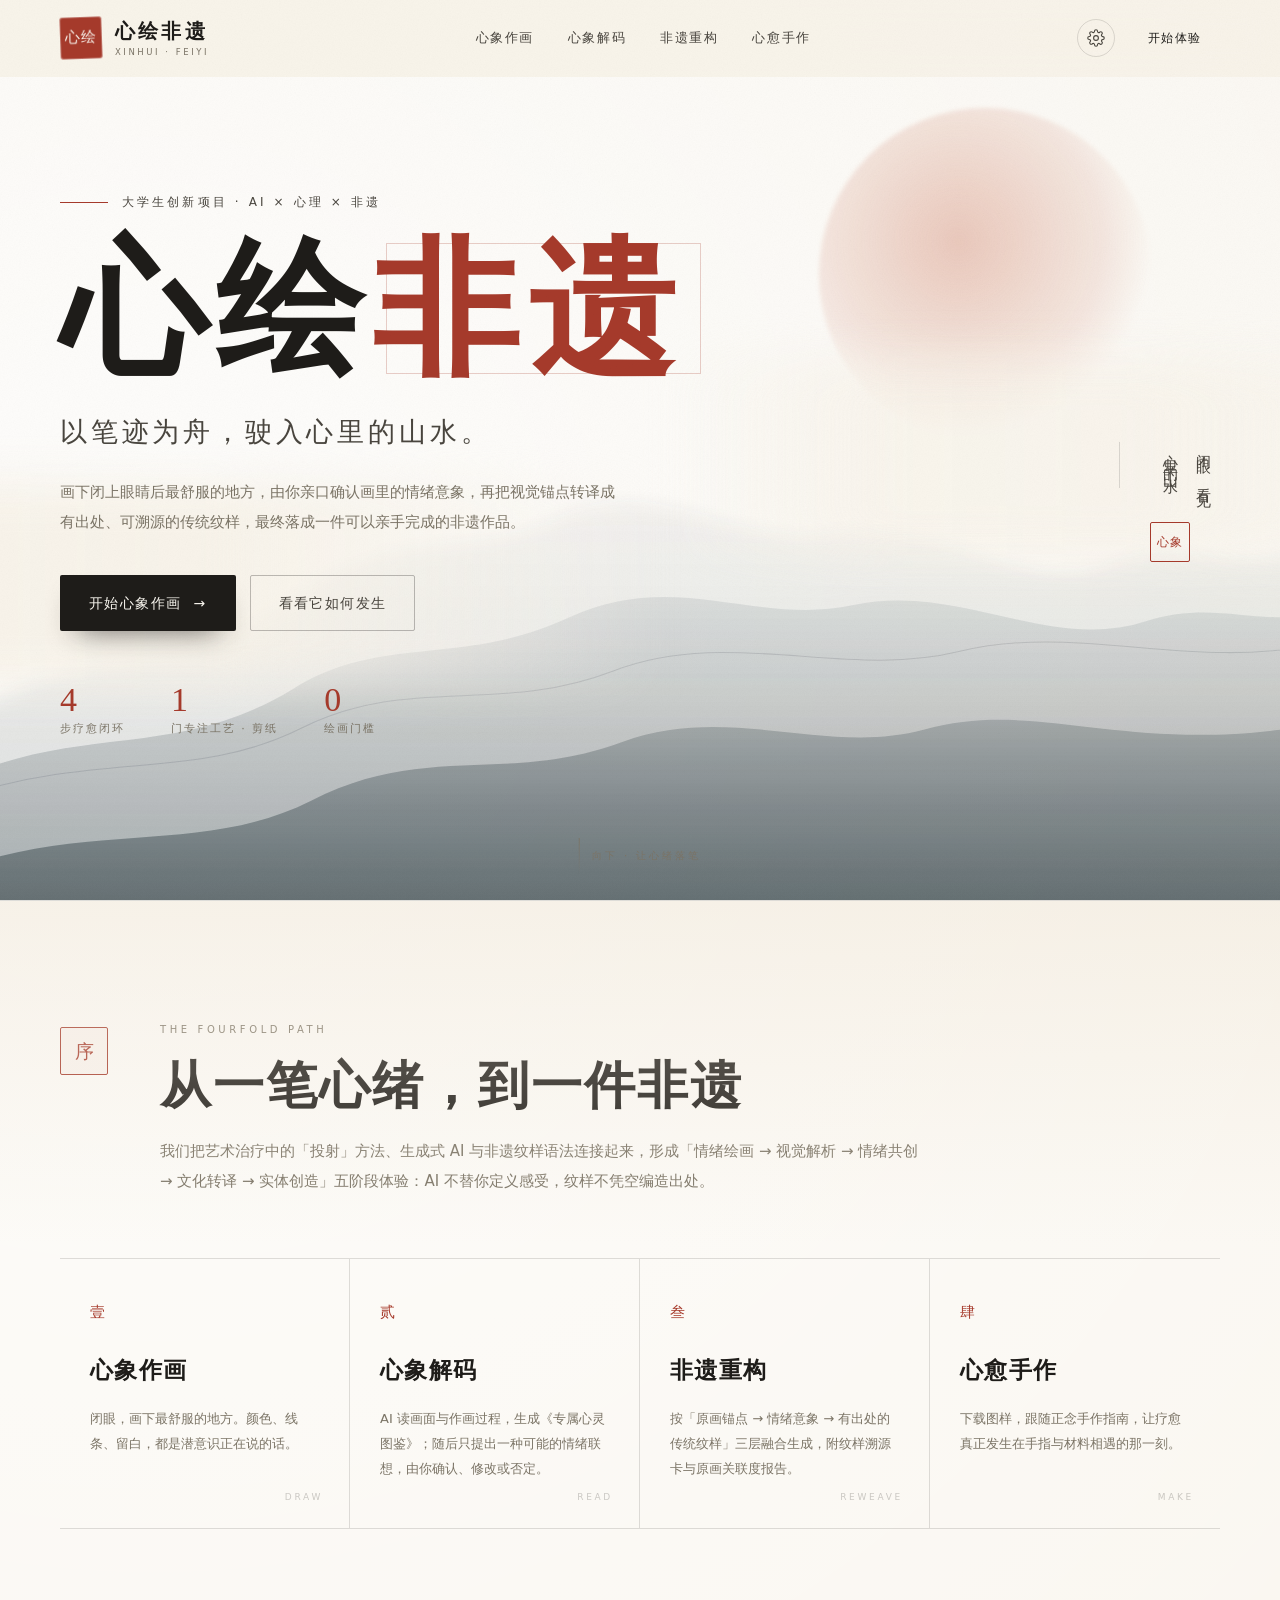
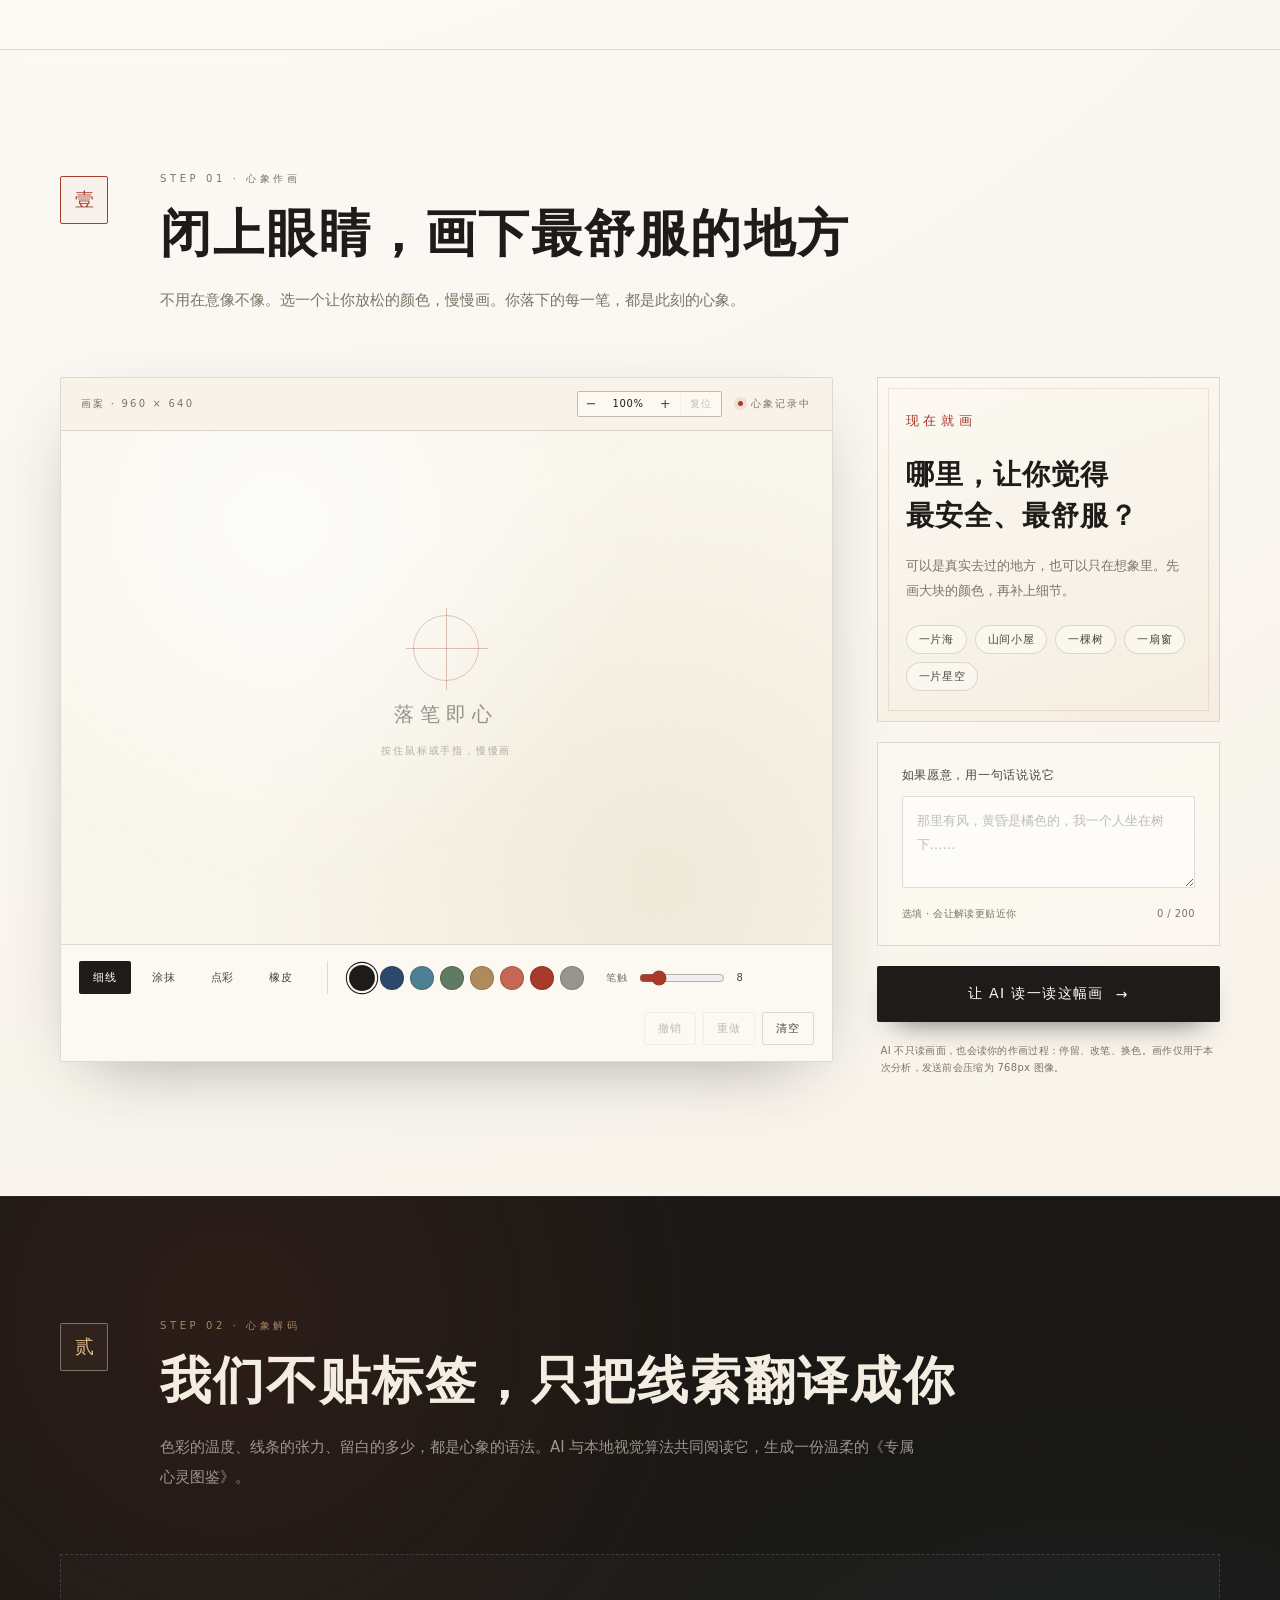
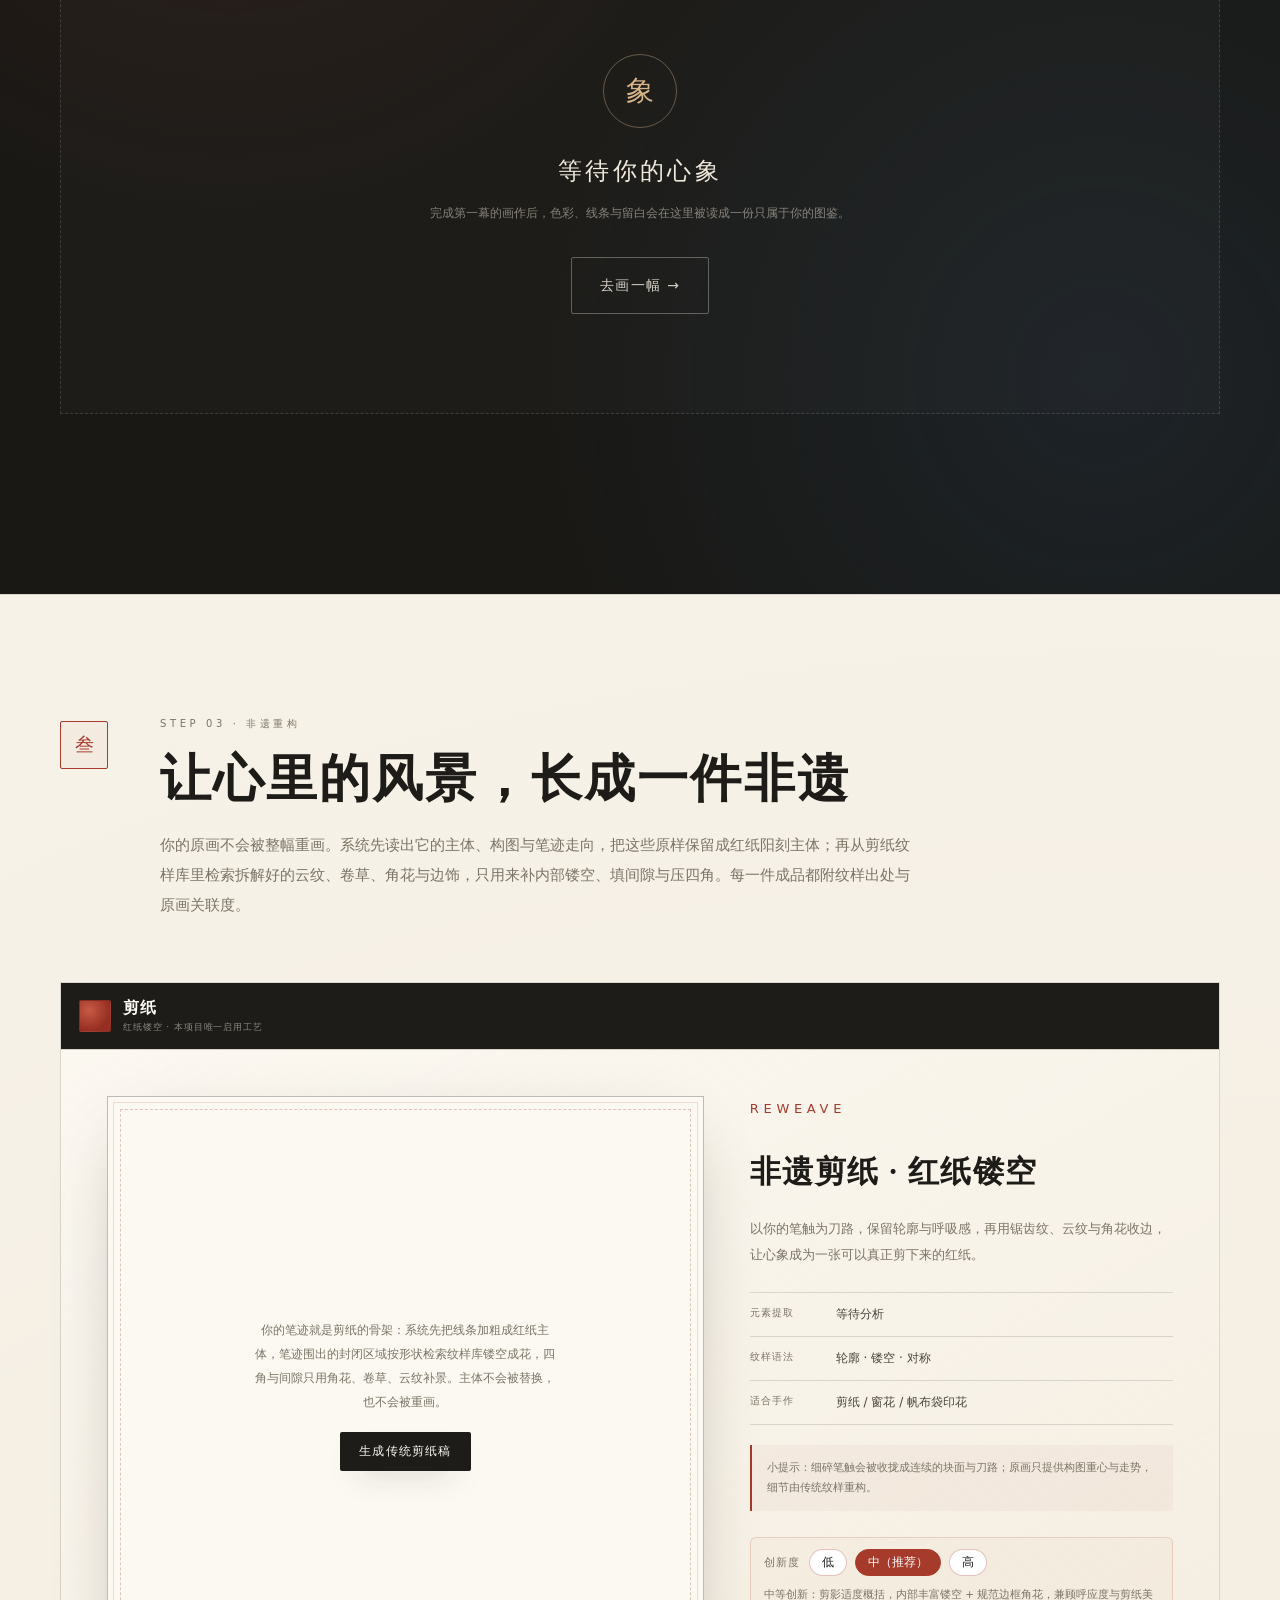
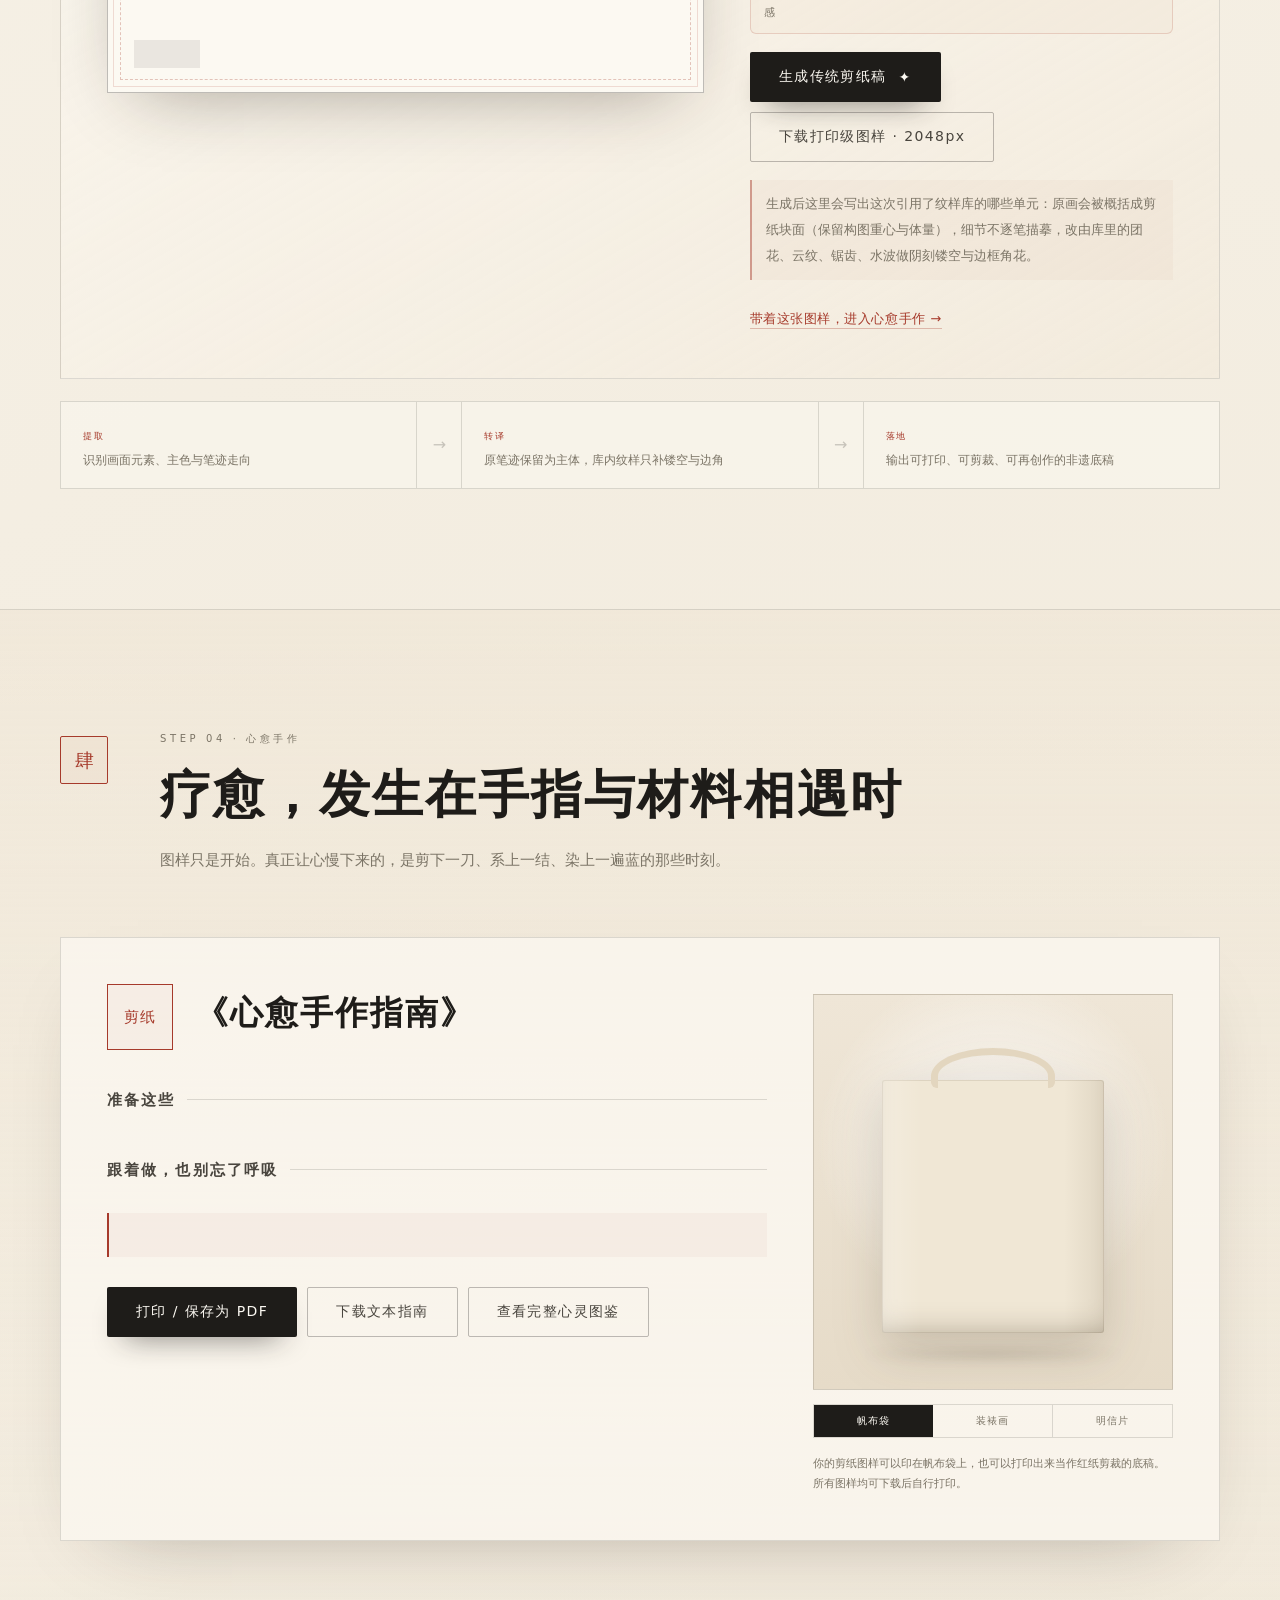
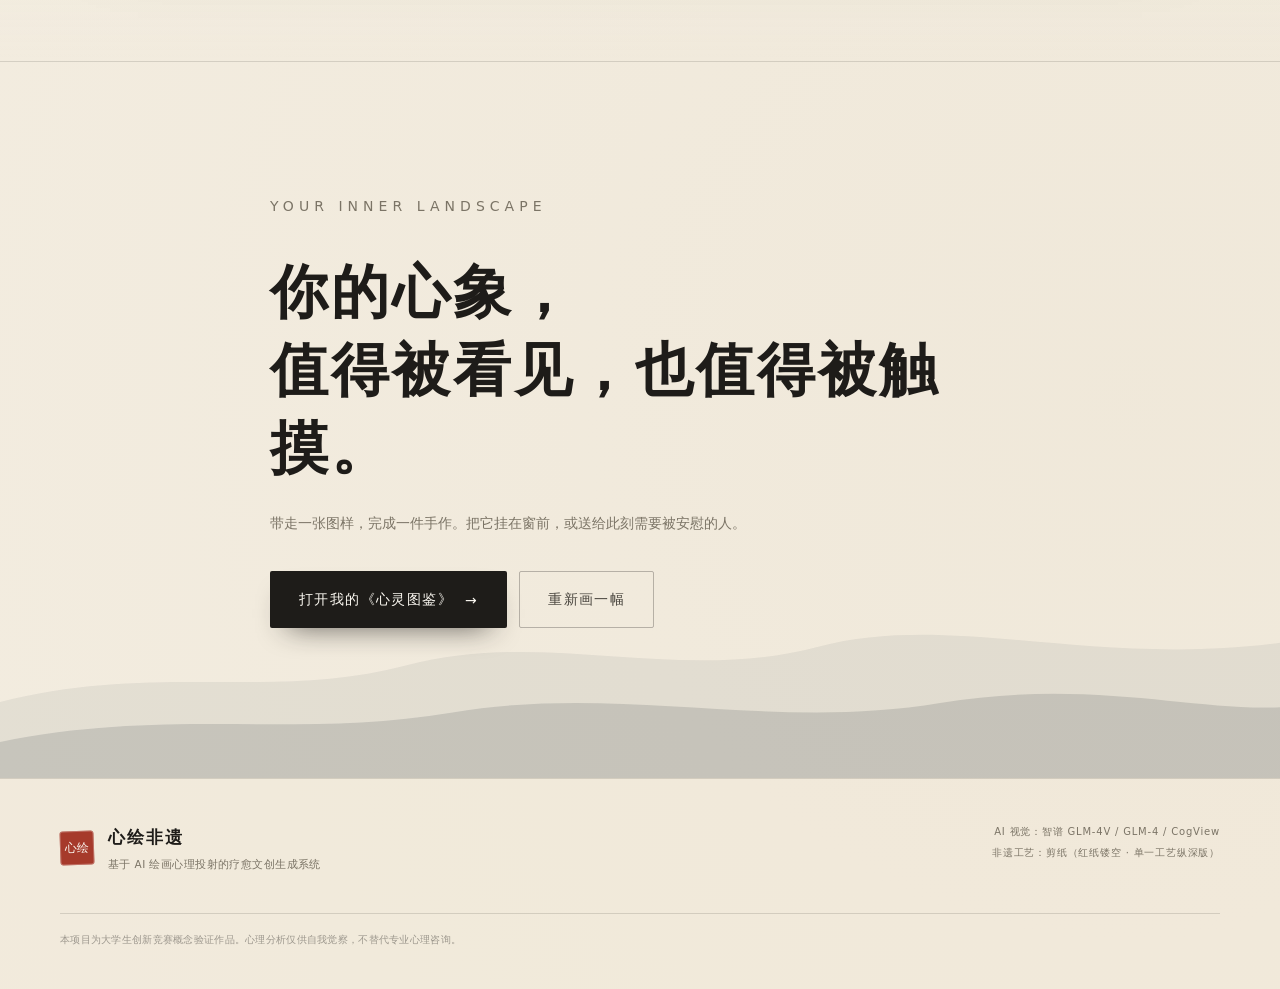
<file: index.html>
<!DOCTYPE html>
<html lang="zh-CN">
<head>
<meta charset="utf-8">
<meta name="viewport" content="width=device-width, initial-scale=1, viewport-fit=cover">
<title>心绘非遗 · 基于情绪意象转译的 AI 非遗共创与数字化表达平台</title>
<meta name="description" content="心绘非遗：画下闭眼后最舒服的地方，由你确认画里的情绪意象，再把视觉锚点转译成有出处的传统剪纸纹样，生成可放大绘制、可打印剪裁的非遗剪纸图样与心愈手作指南。">
<meta name="theme-color" content="#F7F2E8">
<link rel="icon" href="data:image/svg+xml,%3Csvg xmlns='http://www.w3.org/2000/svg' viewBox='0 0 64 64'%3E%3Crect width='64' height='64' rx='10' fill='%23A63A2B'/%3E%3Ctext x='32' y='43' font-size='32' text-anchor='middle' fill='%23F7F2E8' font-family='serif'%3E%E5%BF%83%3C/text%3E%3C/svg%3E">
<link rel="stylesheet" href="assets/css/style.css?v=c7d2a41">
</head>
<body>
<div class="grain" aria-hidden="true"></div>

<header class="site-header" id="siteHeader">
  <div class="wrap header-inner">
    <a class="brand" href="#top" aria-label="心绘非遗首页">
      <span class="seal" aria-hidden="true">心绘</span>
      <span class="brand-text"><strong>心绘非遗</strong><em>XINHUI · FEIYI</em></span>
    </a>
    <nav class="site-nav" aria-label="主导航">
      <a href="#step1">心象作画</a>
      <a href="#step2">心象解码</a>
      <a href="#step3">非遗重构</a>
      <a href="#step4">心愈手作</a>
    </nav>
    <div class="header-actions">
      <button class="icon-btn" id="aiSettingsBtn" title="AI 设置" aria-label="AI 设置">
        <svg viewBox="0 0 24 24" width="18" height="18" fill="none" stroke="currentColor" stroke-width="1.5"><circle cx="12" cy="12" r="3.2"/><path d="M19.4 15a1.7 1.7 0 0 0 .34 1.87l.06.06a2 2 0 1 1-2.83 2.83l-.06-.06a1.7 1.7 0 0 0-1.87-.34 1.7 1.7 0 0 0-1 1.55V21a2 2 0 1 1-4 0v-.09A1.7 1.7 0 0 0 9 19.36a1.7 1.7 0 0 0-1.87.34l-.06.06a2 2 0 1 1-2.83-2.83l.06-.06A1.7 1.7 0 0 0 4.64 15a1.7 1.7 0 0 0-1.55-1H3a2 2 0 1 1 0-4h.09A1.7 1.7 0 0 0 4.64 9a1.7 1.7 0 0 0-.34-1.87l-.06-.06a2 2 0 1 1 2.83-2.83l.06.06A1.7 1.7 0 0 0 9 4.64a1.7 1.7 0 0 0 1-1.55V3a2 2 0 1 1 4 0v.09a1.7 1.7 0 0 0 1 1.55 1.7 1.7 0 0 0 1.87-.34l.06-.06a2 2 0 1 1 2.83 2.83l-.06.06A1.7 1.7 0 0 0 19.36 9v.09a1.7 1.7 0 0 0 1.55 1H21a2 2 0 1 1 0 4h-.09a1.7 1.7 0 0 0-1.51 1Z"/></svg>
      </button>
      <a class="btn btn-small" href="#step1">开始体验</a>
    </div>
  </div>
  <div class="scroll-progress" aria-hidden="true"><i id="progressBar"></i></div>
</header>

<main id="top">

  <!-- ================= HERO ================= -->
  <section class="hero">
    <div class="hero-art" aria-hidden="true">
      <div class="hero-sun"></div>
      <svg class="mountains" viewBox="0 0 1440 900" preserveAspectRatio="xMidYMax slice">
        <defs>
          <linearGradient id="m1" x1="0" y1="0" x2="0" y2="1">
            <stop offset="0" stop-color="#40525a" stop-opacity=".05"/>
            <stop offset="1" stop-color="#40525a" stop-opacity=".20"/>
          </linearGradient>
          <linearGradient id="m2" x1="0" y1="0" x2="0" y2="1">
            <stop offset="0" stop-color="#2b3c44" stop-opacity=".10"/>
            <stop offset="1" stop-color="#2b3c44" stop-opacity=".32"/>
          </linearGradient>
          <linearGradient id="m3" x1="0" y1="0" x2="0" y2="1">
            <stop offset="0" stop-color="#1e2c33" stop-opacity=".22"/>
            <stop offset="1" stop-color="#1e2c33" stop-opacity=".55"/>
          </linearGradient>
          <filter id="inkBlur"><feGaussianBlur stdDeviation="10"/></filter>
        </defs>
        <path fill="url(#m1)" filter="url(#inkBlur)" d="M-40 690 C 120 600 220 640 330 560 C 450 472 520 520 620 470 C 740 410 820 500 930 486 C 1070 468 1150 560 1250 520 C 1330 488 1400 540 1480 500 L 1480 920 L -40 920 Z"/>
        <path fill="url(#m2)" d="M-40 760 C 90 700 200 740 330 660 C 430 598 520 636 640 580 C 760 524 850 590 960 566 C 1080 540 1180 620 1290 584 C 1370 558 1430 596 1480 570 L 1480 920 L -40 920 Z"/>
        <path fill="url(#m3)" d="M-40 860 C 110 810 230 846 350 786 C 480 720 570 768 700 720 C 820 676 930 736 1040 706 C 1170 670 1270 738 1480 700 L 1480 920 L -40 920 Z"/>
        <path fill="none" stroke="#2b3c44" stroke-opacity=".16" stroke-width="1.2" d="M-40 780 C 120 730 220 764 340 704 C 460 644 560 690 690 640 C 820 590 950 650 1080 618 C 1210 586 1340 640 1480 610"/>
      </svg>
      <div class="mist mist-1"></div>
      <div class="mist mist-2"></div>
    </div>

    <div class="wrap hero-inner">
      <div class="hero-copy">
        <p class="eyebrow"><span class="eyebrow-line"></span>大学生创新项目 · AI × 心理 × 非遗</p>
        <h1><span class="ink">心绘</span><span class="red">非遗</span></h1>
        <p class="hero-sub">以笔迹为舟，驶入心里的山水。</p>
        <p class="hero-desc">画下闭上眼睛后最舒服的地方，由你亲口确认画里的情绪意象，再把视觉锚点转译成有出处、可溯源的传统纹样，最终落成一件可以亲手完成的非遗作品。</p>
        <div class="hero-cta">
          <a class="btn btn-primary" href="#step1"><span>开始心象作画</span><i>→</i></a>
          <a class="btn btn-ghost" href="#flow">看看它如何发生</a>
        </div>
        <ul class="hero-meta">
          <li><strong>4</strong><span>步疗愈闭环</span></li>
          <li><strong>1</strong><span>门专注工艺 · 剪纸</span></li>
          <li><strong>0</strong><span>绘画门槛</span></li>
        </ul>
      </div>
      <aside class="hero-poem" aria-hidden="true">
        <p>闭眼，看见<br>心里的山水</p>
        <span class="poem-seal">心象</span>
      </aside>
    </div>
    <div class="hero-scroll" aria-hidden="true"><span></span>向下 · 让心绪落笔</div>
  </section>

  <!-- ================= FLOW ================= -->
  <section class="flow" id="flow">
    <div class="wrap">
      <div class="section-head reveal">
        <span class="chapter-mark">序</span>
        <div>
          <p class="kicker">THE FOURFOLD PATH</p>
          <h2>从一笔心绪，到一件非遗</h2>
          <p class="lead">我们把艺术治疗中的「投射」方法、生成式 AI 与非遗纹样语法连接起来，形成「情绪绘画 → 视觉解析 → 情绪共创 → 文化转译 → 实体创造」五阶段体验：AI 不替你定义感受，纹样不凭空编造出处。</p>
        </div>
      </div>
      <div class="flow-grid">
        <article class="flow-card reveal">
          <span class="flow-no">壹</span>
          <h3>心象作画</h3>
          <p>闭眼，画下最舒服的地方。颜色、线条、留白，都是潜意识正在说的话。</p>
          <span class="flow-en">DRAW</span>
        </article>
        <article class="flow-card reveal">
          <span class="flow-no">贰</span>
          <h3>心象解码</h3>
          <p>AI 读画面与作画过程，生成《专属心灵图鉴》；随后只提出一种可能的情绪联想，由你确认、修改或否定。</p>
          <span class="flow-en">READ</span>
        </article>
        <article class="flow-card reveal">
          <span class="flow-no">叁</span>
          <h3>非遗重构</h3>
          <p>按「原画锚点 → 情绪意象 → 有出处的传统纹样」三层融合生成，附纹样溯源卡与原画关联度报告。</p>
          <span class="flow-en">REWEAVE</span>
        </article>
        <article class="flow-card reveal">
          <span class="flow-no">肆</span>
          <h3>心愈手作</h3>
          <p>下载图样，跟随正念手作指南，让疗愈真正发生在手指与材料相遇的那一刻。</p>
          <span class="flow-en">MAKE</span>
        </article>
      </div>
    </div>
  </section>

  <!-- ================= STEP 1 ================= -->
  <section class="chapter" id="step1">
    <div class="wrap">
      <div class="section-head reveal">
        <span class="chapter-mark">壹</span>
        <div>
          <p class="kicker">STEP 01 · 心象作画</p>
          <h2>闭上眼睛，画下最舒服的地方</h2>
          <p class="lead">不用在意像不像。选一个让你放松的颜色，慢慢画。你落下的每一笔，都是此刻的心象。</p>
        </div>
      </div>

      <div class="studio">
        <div class="canvas-column reveal">
          <div class="canvas-frame">
            <div class="canvas-head">
              <span class="canvas-title">画案 · 960 × 640</span>
              <div class="canvas-head-right">
                <div class="zoom-ctrl" id="zoomCtrl" role="group" aria-label="画布缩放">
                  <button type="button" id="zoomOutBtn" title="缩小画布（−）" aria-label="缩小画布">−</button>
                  <span id="zoomLabel" aria-live="polite">100%</span>
                  <button type="button" id="zoomInBtn" title="放大画布（+）" aria-label="放大画布">+</button>
                  <button type="button" id="zoomResetBtn" class="zoom-reset" title="恢复原始大小">复位</button>
                </div>
                <span class="live-dot"><i></i>心象记录中</span>
              </div>
            </div>
            <div class="canvas-viewport" id="canvasViewport">
              <div class="canvas-wrap" id="canvasWrap">
                <canvas id="paintCanvas" width="1920" height="1280" aria-label="绘画画布"></canvas>
                <div class="canvas-empty" id="canvasEmpty">
                  <span class="empty-ring"></span>
                  <strong>落笔即心</strong>
                  <small>按住鼠标或手指，慢慢画</small>
                </div>
                <div class="companion" id="companion" hidden>
                  <span class="companion-dot" aria-hidden="true"></span>
                  <div class="companion-body">
                    <p id="companionSay"></p>
                    <div class="companion-actions">
                      <button type="button" id="companionMore">换个提醒</button>
                      <button type="button" id="companionClose" aria-label="收起提醒">✕</button>
                    </div>
                  </div>
                </div>
                <div class="scan-layer" id="scanLayer" aria-hidden="true"><i></i></div>
              </div>
            </div>
            <div class="canvas-foot" id="canvasFoot" hidden>
              <span id="zoomHint">画布已放大，笔迹不会变形：按住空格或点「抓手」拖动查看。</span>
              <button type="button" id="panBtn" aria-pressed="false">抓手 · 拖动画布</button>
            </div>
            <div class="toolbar">
              <div class="tool-group tools" role="group" aria-label="画笔类型">
                <button type="button" class="tool active" data-tool="line" title="细线：清晰、克制的笔触">细线</button>
                <button type="button" class="tool" data-tool="soft" title="涂抹：柔和、晕染的色块">涂抹</button>
                <button type="button" class="tool" data-tool="dot" title="点彩：一点一点落下颜色">点彩</button>
                <button type="button" class="tool" data-tool="eraser" title="橡皮：擦去笔触">橡皮</button>
              </div>
              <div class="tool-group colors" id="palette" role="group" aria-label="颜色"></div>
              <div class="tool-group size-group">
                <label for="sizeRange">笔触</label>
                <input id="sizeRange" type="range" min="2" max="40" value="8" aria-label="笔触粗细">
                <span id="sizeLabel">8</span>
              </div>
              <div class="tool-group history">
                <button type="button" id="undoBtn" title="撤销">撤销</button>
                <button type="button" id="redoBtn" title="重做" disabled>重做</button>
                <button type="button" id="clearBtn" title="清空画布">清空</button>
              </div>
            </div>
          </div>
        </div>

        <aside class="studio-side">
          <div class="prompt-card reveal">
            <p class="kicker red">现在就画</p>
            <h3>哪里，让你觉得<br>最安全、最舒服？</h3>
            <p>可以是真实去过的地方，也可以只在想象里。先画大块的颜色，再补上细节。</p>
            <div class="hint-chips" id="hintChips" role="group" aria-label="灵感提示">
              <button type="button">一片海</button>
              <button type="button">山间小屋</button>
              <button type="button">一棵树</button>
              <button type="button">一扇窗</button>
              <button type="button">一片星空</button>
            </div>
          </div>

          <div class="text-card reveal">
            <label for="moodText">如果愿意，用一句话说说它</label>
            <textarea id="moodText" maxlength="200" placeholder="那里有风，黄昏是橘色的，我一个人坐在树下……"></textarea>
            <div class="text-meta"><span>选填 · 会让解读更贴近你</span><span id="charCount">0 / 200</span></div>
          </div>

          <button id="analyzeBtn" class="btn btn-primary btn-wide" type="button">
            <span>让 AI 读一读这幅画</span><i>→</i>
          </button>
          <p class="privacy-note">AI 不只读画面，也会读你的作画过程：停留、改笔、换色。画作仅用于本次分析，发送前会压缩为 768px 图像。</p>
        </aside>
      </div>
    </div>
  </section>

  <!-- ================= STEP 2 ================= -->
  <section class="chapter chapter-dark" id="step2">
    <div class="wrap">
      <div class="section-head reveal light">
        <span class="chapter-mark">贰</span>
        <div>
          <p class="kicker">STEP 02 · 心象解码</p>
          <h2>我们不贴标签，只把线索翻译成你</h2>
          <p class="lead">色彩的温度、线条的张力、留白的多少，都是心象的语法。AI 与本地视觉算法共同阅读它，生成一份温柔的《专属心灵图鉴》。</p>
        </div>
      </div>

      <div class="analysis-shell" id="analysisShell">
        <div class="analysis-idle" id="analysisIdle">
          <span class="idle-mark">象</span>
          <h3>等待你的心象</h3>
          <p>完成第一幕的画作后，色彩、线条与留白会在这里被读成一份只属于你的图鉴。</p>
          <a class="btn btn-ghost light" href="#step1">去画一幅 →</a>
        </div>
        <div class="analysis-loading" id="analysisLoading" hidden>
          <div class="ink-orb" aria-hidden="true"><i></i><i></i><i></i><span></span></div>
          <p class="loading-title" id="loadingTitle">AI 正在读你的笔触</p>
          <ul class="loading-steps" id="loadingSteps">
            <li data-stage="local"><span></span>提取画面与作画过程信号</li>
            <li data-stage="vision"><span></span>请智谱 GLM-4V 观察画面元素</li>
            <li data-stage="report"><span></span>撰写《专属心灵图鉴》</li>
            <li data-stage="craft"><span></span>匹配非遗纹样语法</li>
          </ul>
          <p class="loading-note" id="loadingNote">第一次分析大约需要 10–30 秒，请保持呼吸。</p>
        </div>

        <div class="analysis-result" id="analysisResult" hidden>
          <div class="analysis-top">
            <div class="radar-card">
              <div class="radar-wrap" id="radarWrap"></div>
              <p class="radar-caption">九维心象 · NINE DIMENSIONS</p>
            </div>
            <div class="analysis-summary">
              <div class="badge-row">
                <span class="badge" id="engineBadge">智谱 GLM-4V</span>
                <span class="badge ghost" id="localBadge">本地视觉算法</span>
              </div>
              <h3 id="archetype">「静海孤舟」</h3>
              <p class="summary-text" id="summaryText"></p>
              <div class="tags" id="elementTags"></div>
              <div class="palette-strip" id="colorStrip" aria-label="画面主色"></div>
              <p class="micro" id="visionNote"></p>
            </div>
          </div>

          <div class="dimension-grid" id="dimensionGrid"></div>

          <div class="insight-grid">
            <article class="insight-card">
              <span class="lang-no">PROCESS</span>
              <h4>过程印记 · 你是怎么画的</h4>
              <p id="moodNow"></p>
              <div class="process-chips" id="processChips"></div>
              <p class="micro" id="processText"></p>
            </article>
            <article class="insight-card prescription">
              <span class="lang-no">PRESCRIPTION</span>
              <h4>心象处方 · <span id="regulationName">4-7-8 呼吸锚定</span></h4>
              <p class="micro" id="regulationWhy"></p>
              <ol class="regulation-steps" id="regulationSteps"></ol>
              <p class="regulation-science" id="regulationScience"></p>
              <button class="link-btn" id="regulationMore" type="button">换一个更适合此刻的方法 →</button>
            </article>
          </div>

          <div class="language-grid">
            <article class="language-card">
              <span class="lang-no">01</span>
              <h4>色彩语言</h4>
              <p id="colorNarrative"></p>
            </article>
            <article class="language-card">
              <span class="lang-no">02</span>
              <h4>线条语言</h4>
              <p id="lineNarrative"></p>
            </article>
            <article class="language-card">
              <span class="lang-no">03</span>
              <h4>空间语言</h4>
              <p id="spaceNarrative"></p>
            </article>
          </div>

          <!-- 情绪意象共创：AI 只给一种可能的联想，由用户确认 / 修改 / 否定。
               提问由本地依据「视觉元素 → 文化寓意」映射生成，不消耗任何 AI 额度。 -->
          <div class="emotion-box" id="emotionBox" hidden>
            <div class="emotion-head">
              <span class="lang-no">CO-CREATE · 情绪共创</span>
              <h4>这一步，由你来定</h4>
              <p class="micro">AI 不替你定义感受。下面只是从画面里读出的一种可能联想。</p>
            </div>
            <p class="emotion-question" id="emotionQuestion"></p>
            <div class="emotion-options" id="emotionOptions" role="group" aria-label="候选情绪意象"></div>
            <div class="emotion-custom">
              <input id="emotionCustom" type="text" maxlength="24" placeholder="我来说，比如：想安静待一会儿" aria-label="自定义情绪意象">
              <button class="btn btn-small" id="emotionCustomBtn" type="button">就用这个</button>
            </div>
            <div class="emotion-foot">
              <button class="link-btn" id="emotionSkip" type="button">都不像，先跳过 →</button>
              <span class="emotion-state" id="emotionState">尚未确认</span>
            </div>
            <p class="emotion-disclaimer" id="emotionDisclaimer"></p>
          </div>

          <div class="analysis-actions">
            <button id="toCraftBtn" class="btn btn-primary" type="button"><span>让它长成一件非遗</span><i>→</i></button>
            <button id="redrawBtn" class="btn btn-ghost light" type="button">再画一幅</button>
            <button id="openReportBtn" class="btn btn-ghost light" type="button">先看完整图鉴</button>
          </div>
          <p class="disclaimer">本图鉴基于艺术表达与心理科普框架，仅供自我觉察，不构成医学诊断或治疗建议。</p>
        </div>
      </div>
    </div>
  </section>

  <!-- ================= STEP 3 ================= -->
  <section class="chapter" id="step3">
    <div class="wrap">
      <div class="section-head reveal">
        <span class="chapter-mark">叁</span>
        <div>
          <p class="kicker">STEP 03 · 非遗重构</p>
          <h2>让心里的风景，长成一件非遗</h2>
          <p class="lead">你的原画不会被整幅重画。系统先读出它的主体、构图与笔迹走向，把这些原样保留成红纸阳刻主体；再从剪纸纹样库里检索拆解好的云纹、卷草、角花与边饰，只用来补内部镂空、填间隙与压四角。每一件成品都附纹样出处与原画关联度。</p>
        </div>
      </div>

      <div class="craft-shell reveal">
        <!-- 本版只保留剪纸一种工艺：与其铺开八种「看起来都有」的样式，
             不如把一种工艺的纹样出处、转译规则与手作路径做完整。 -->
        <div class="craft-tabs craft-tabs-single" id="craftTabs" role="group" aria-label="当前非遗工艺">
          <button class="craft-tab active" data-style="papercut" role="tab" aria-selected="true">
            <i class="swatch swatch-papercut"></i><strong>剪纸</strong><em>红纸镂空 · 本项目唯一启用工艺</em>
          </button>
        </div>

        <div class="craft-stage">
          <div class="craft-frame">
            <img id="aiCraftImg" alt="传统剪纸稿" hidden>
            <canvas id="aiInkOverlay" aria-hidden="true" hidden></canvas>
            <span class="craft-badge" id="craftBadge">非遗剪纸</span>
            <div class="craft-loading" id="craftLoading" hidden><i></i><span>正在读取你的原画…</span></div>
            <div class="ai-craft-empty" id="aiCraftEmpty">
              <p>你的笔迹就是剪纸的骨架：系统先把线条加粗成红纸主体，笔迹围出的封闭区域按形状检索纹样库镂空成花，四角与间隙只用角花、卷草、云纹补景。主体不会被替换，也不会被重画。</p>
              <button id="aiCraftEmptyBtn" class="btn btn-primary btn-small" type="button">生成传统剪纸稿</button>
            </div>
          </div>
          <aside class="craft-info">
            <p class="kicker red">REWEAVE</p>
            <h3 id="craftName">非遗剪纸 · 红纸镂空</h3>
            <p id="craftDesc">以你的笔触为刀路，保留轮廓与呼吸感，再用锯齿纹、云纹与角花收边，让心象成为一张可以真正剪下来的红纸。</p>
            <dl class="craft-facts" id="craftFacts">
              <div><dt>元素提取</dt><dd id="craftElements">等待分析</dd></div>
              <div><dt>纹样语法</dt><dd id="craftGrammar">轮廓 · 镂空 · 对称</dd></div>
              <div><dt>适合手作</dt><dd id="craftUse">剪纸 / 窗花 / 帆布袋印花</dd></div>
            </dl>
            <div class="craft-note" id="craftNote">小提示：细碎笔触会被收拢成连续的块面与刀路；原画只提供构图重心与走势，细节由传统纹样重构。</div>
            <div class="innovation-picker" id="innovationPicker" role="group" aria-label="剪纸创新度档位">
              <span class="ip-label">创新度</span>
              <button class="ip-btn" data-innovation="low" type="button">低</button>
              <button class="ip-btn active" data-innovation="medium" type="button">中（推荐）</button>
              <button class="ip-btn" data-innovation="high" type="button">高</button>
              <em class="ip-hint" id="innovationHint">中等创新：剪影适度概括，内部丰富镂空 + 规范边框角花，兼顾呼应度与剪纸美感</em>
            </div>
            <div class="craft-actions">
              <button id="aiRedraw" class="btn btn-primary" type="button"><span>生成传统剪纸稿</span><i>✦</i></button>
              <button id="downloadPattern" class="btn btn-ghost" type="button">下载打印级图样 · 2048px</button>
            </div>
            <p class="ai-redraw-note" id="aiRedrawNote">生成后这里会写出这次引用了纹样库的哪些单元：原画会被概括成剪纸块面（保留构图重心与体量），细节不逐笔描摹，改由库里的团花、云纹、锯齿、水波做阴刻镂空与边框角花。</p>

            <!-- 原画关联报告：关联度与纹样来源全部由本地引擎确定性计算，
                 不依赖图像模型，因此 AI 不可用时依然完整可读。 -->
            <div class="anchor-panel" id="anchorPanel" hidden>
              <div class="anchor-head">
                <span class="lang-no">COMPOSITION ECHO</span>
                <h4>原画关联报告</h4>
                <p class="micro" id="anchorSummary"></p>
              </div>
              <div class="anchor-score">
                <strong id="anchorTotal">—</strong>
                <div>
                  <span>原画关联度</span>
                  <ul class="anchor-metrics" id="anchorMetrics"></ul>
                </div>
              </div>
              <h5 class="anchor-sub">本次引用的纹样单元</h5>
              <ol class="anchor-units" id="anchorUnits"></ol>
              <div class="anchor-keep" id="anchorKeep"></div>
            </div>

            <!-- 纹样溯源卡 + 原画关联度报告：由本地知识库确定性生成，
                 AI 不可用时同样完整可用，出处只取自《剪纸.pdf》。 -->
            <div class="heritage-grid" id="heritageGrid" hidden>
              <article class="heritage-card">
                <span class="lang-no">PROVENANCE</span>
                <h4 id="sourceCardTitle">纹样溯源卡</h4>
                <dl class="heritage-list" id="sourceCardBody"></dl>
                <div class="heritage-origins" id="sourceCardOrigins"></div>
              </article>
              <article class="heritage-card">
                <span class="lang-no">RELEVANCE</span>
                <h4>原画关联度报告</h4>
                <dl class="heritage-list" id="relevanceBody"></dl>
                <p class="micro" id="relevanceNote"></p>
              </article>
            </div>

            <div class="ai-art-meta" id="aiArtMeta" hidden>
              <span id="aiArtTitle">传统剪纸稿 · 保留原构图</span>
              <a href="#" id="aiArtDownload" hidden>下载传统剪纸稿 ↓</a>
            </div>
            <button id="toGuide" class="link-btn" type="button">带着这张图样，进入心愈手作 →</button>
          </aside>
        </div>

        <div class="mapping-row">
          <div class="mapping-step"><span>提取</span><p>识别画面元素、主色与笔迹走向</p></div>
          <div class="mapping-arrow">→</div>
          <div class="mapping-step"><span>转译</span><p>原笔迹保留为主体，库内纹样只补镂空与边角</p></div>
          <div class="mapping-arrow">→</div>
          <div class="mapping-step"><span>落地</span><p>输出可打印、可剪裁、可再创作的非遗底稿</p></div>
        </div>
      </div>
    </div>
  </section>

  <!-- ================= STEP 4 ================= -->
  <section class="chapter chapter-warm" id="step4">
    <div class="wrap">
      <div class="section-head reveal">
        <span class="chapter-mark">肆</span>
        <div>
          <p class="kicker">STEP 04 · 心愈手作</p>
          <h2>疗愈，发生在手指与材料相遇时</h2>
          <p class="lead">图样只是开始。真正让心慢下来的，是剪下一刀、系上一结、染上一遍蓝的那些时刻。</p>
        </div>
      </div>

      <div class="guide-shell reveal">
        <div class="guide-main">
          <div class="guide-head">
            <div class="guide-craft" id="guideCraft">剪纸</div>
            <div>
              <h3 id="guideTitle">《心愈手作指南》</h3>
              <p id="guideIntro"></p>
            </div>
          </div>

          <div class="guide-block">
            <h4>准备这些</h4>
            <ul class="materials" id="guideMaterials"></ul>
          </div>

          <div class="guide-block">
            <h4>跟着做，也别忘了呼吸</h4>
            <ol class="guide-steps" id="guideSteps"></ol>
          </div>

          <blockquote class="mantra" id="guideMantra"></blockquote>

          <div class="guide-actions">
            <button id="printGuide" class="btn btn-primary" type="button">打印 / 保存为 PDF</button>
            <button id="downloadGuide" class="btn btn-ghost" type="button">下载文本指南</button>
            <button id="openReportBtn2" class="btn btn-ghost" type="button">查看完整心灵图鉴</button>
          </div>
        </div>

        <aside class="mockup">
          <div class="mockup-stage" id="mockupTote">
            <div class="tote">
              <span class="tote-handle"></span>
              <div class="tote-body" id="totePattern"></div>
            </div>
          </div>
          <div class="mockup-switch" id="mockupSwitch" role="group" aria-label="应用预览">
            <button class="active" data-mock="tote">帆布袋</button>
            <button data-mock="frame">装裱画</button>
            <button data-mock="card">明信片</button>
          </div>
          <p class="mockup-note">你的剪纸图样可以印在帆布袋上，也可以打印出来当作红纸剪裁的底稿。所有图样均可下载后自行打印。</p>
        </aside>
      </div>
    </div>
  </section>

  <!-- ================= CLOSING ================= -->
  <section class="closing">
    <div class="wrap closing-inner reveal">
      <p class="kicker">YOUR INNER LANDSCAPE</p>
      <h2>你的心象，<br>值得被看见，也值得被触摸。</h2>
      <p>带走一张图样，完成一件手作。把它挂在窗前，或送给此刻需要被安慰的人。</p>
      <div class="closing-actions">
        <button id="openReportBtn3" class="btn btn-primary" type="button"><span>打开我的《心灵图鉴》</span><i>→</i></button>
        <a class="btn btn-ghost" href="#step1">重新画一幅</a>
      </div>
    </div>
    <div class="closing-art" aria-hidden="true">
      <svg viewBox="0 0 1440 320" preserveAspectRatio="xMidYMax slice">
        <path fill="#2b3c44" fill-opacity=".08" d="M0 250 C 180 190 320 240 470 200 C 620 160 760 220 910 180 C 1060 140 1220 210 1440 170 L 1440 320 L 0 320 Z"/>
        <path fill="#1e2c33" fill-opacity=".16" d="M0 290 C 200 240 340 280 520 250 C 700 220 860 270 1040 240 C 1220 210 1340 260 1440 240 L 1440 320 L 0 320 Z"/>
      </svg>
    </div>
  </section>
</main>

<footer class="site-footer">
  <div class="wrap footer-inner">
    <div class="footer-brand">
      <span class="seal small">心绘</span>
      <div><strong>心绘非遗</strong><p>基于 AI 绘画心理投射的疗愈文创生成系统</p></div>
    </div>
    <div class="footer-meta">
      <p>AI 视觉：智谱 GLM-4V / GLM-4 / CogView</p>
      <p>非遗工艺：剪纸（红纸镂空 · 单一工艺纵深版）</p>
    </div>
    <p class="footer-note">本项目为大学生创新竞赛概念验证作品。心理分析仅供自我觉察，不替代专业心理咨询。</p>
  </div>
</footer>

<!-- ================= REPORT OVERLAY ================= -->
<div class="report-overlay" id="reportOverlay" hidden>
  <div class="report-toolbar">
    <button class="btn btn-small" id="printReport" type="button">打印 / 保存 PDF</button>
    <button class="btn btn-small ghost-light" id="downloadReportPattern" type="button">下载图样</button>
    <button class="icon-btn light" id="closeReport" aria-label="关闭图鉴" title="关闭">✕</button>
  </div>
  <div class="report-scroll">
    <article class="report-paper" id="reportPaper">
      <header class="report-cover">
        <div class="report-brand"><span class="seal small">心绘</span><span>心绘非遗 · XINHUI FEIYI</span></div>
        <p class="report-kicker">EXCLUSIVE INNER PORTRAIT</p>
        <h2>专属心灵图鉴</h2>
        <p class="report-archetype" id="reportArchetype">「静海孤舟」</p>
        <div class="report-meta">
          <span id="reportDate"></span><span>编号 <b id="reportNo">XHFY-0000</b></span>
        </div>
        <div class="report-seal" aria-hidden="true">心象</div>
      </header>

      <section class="report-section report-overview">
        <div class="report-visual">
          <div class="report-drawing"><img id="reportDrawing" alt="用户心象画作"></div>
          <div class="report-radar" id="reportRadar"></div>
        </div>
        <div class="report-summary">
          <h3>心象提要</h3>
          <p id="reportSummary"></p>
          <div class="report-tags" id="reportTags"></div>
        </div>
      </section>

      <section class="report-section report-evidence">
        <h3><span>00</span>分析依据与把握度</h3>
        <ul class="report-evidence-list" id="reportEvidence"></ul>
        <p class="report-confidence" id="reportConfidence"></p>
      </section>

      <section class="report-section report-feats">
        <h3><span>FE</span>形式元素读数 · FEATS</h3>
        <p class="report-feats-note">只评「看得见的」形式元素，0–5 分。分数不是诊断，须与色彩、线条、空间及作画过程交叉验证；「不适用」的维度不做硬评。</p>
        <ul class="report-feats-list" id="reportFeats"></ul>
        <div class="report-caveat" id="reportCaveat" hidden></div>
      </section>

      <section class="report-section report-layers">
        <h3><span>04</span>六层心灵图鉴</h3>
        <p class="report-feats-note">严格遵循「先客观观测、再投射解读」的顺序，依托《心理画》《中学生绘画心理应用手册》《色彩心理学》等文献知识库；仅作绘画投射倾向参考，不作心理疾病确诊。</p>
        <div id="reportLayers"></div>
      </section>

      <section class="report-section report-prescription">
        <h3><span>05</span>心象处方</h3>
        <p id="reportMood"></p>
        <div class="report-rx">
          <h4 id="reportRegName"></h4>
          <p class="report-rx-why" id="reportRegWhy"></p>
          <ol id="reportRegSteps"></ol>
          <p class="report-rx-science" id="reportRegScience"></p>
        </div>
      </section>

      <section class="report-section report-craft">
        <h3><span>06</span>你的非遗心象</h3>
        <div class="report-craft-grid">
          <figure class="report-pattern"><img id="reportPattern" alt="专属非遗图样"><figcaption id="reportCraftName">非遗剪纸</figcaption></figure>
          <div class="report-craft-copy">
            <p id="reportCraftReason"></p>
            <dl class="report-facts" id="reportFacts"></dl>
          </div>
        </div>
      </section>

      <section class="report-section report-provenance" id="reportProvenanceSection" hidden>
        <h3><span>06B</span>纹样溯源与关联度</h3>
        <dl class="heritage-list" id="reportProvenance"></dl>
        <p class="micro" id="reportProvenanceNote"></p>
      </section>

      <section class="report-section report-guide">
        <h3><span>07</span>心愈手作指南</h3>
        <p class="report-guide-intro" id="reportGuideIntro"></p>
        <ol id="reportGuideSteps"></ol>
        <blockquote id="reportMantra"></blockquote>
      </section>

      <section class="report-section report-alternative">
        <h3><span>08</span>另一种可能</h3>
        <p id="reportAlternative"></p>
      </section>

      <footer class="report-footer">
        <p>本图鉴由「心绘非遗」系统生成。AI 分析基于艺术治疗中的投射与色彩心理学框架，仅供自我觉察，不构成医学诊断。</p>
        <p>心绘非遗 · 让心象被看见，也被触摸</p>
      </footer>
    </article>
  </div>
</div>

<!-- ================= AI SETTINGS ================= -->
<div class="modal" id="aiModal" hidden>
  <div class="modal-card" role="dialog" aria-modal="true" aria-labelledby="aiModalTitle">
    <button class="modal-close" id="closeAiModal" aria-label="关闭">✕</button>
    <p class="kicker red">AI CONNECTION</p>
    <h3 id="aiModalTitle">智谱 AI 连接</h3>
    <p class="modal-desc">网站默认使用项目内置的智谱 Key。如果额度用尽，你可以填入自己的 Key，仅保存在本机浏览器中。</p>
    <label class="field">
      <span>API Key</span>
      <input id="apiKeyInput" type="password" placeholder="xxxxxxxx.xxxxxxxx" autocomplete="off">
    </label>
    <div class="modal-actions">
      <button class="btn btn-primary btn-small" id="saveKey" type="button">保存并测试</button>
      <button class="btn btn-ghost btn-small" id="resetKey" type="button">恢复默认</button>
    </div>
    <p class="modal-status" id="aiStatus">状态：未测试</p>

    <div class="tier-box">
      <div class="tier-head">
        <span class="tier-label">心灵图鉴分析深度</span>
        <div class="tier-switch" role="radiogroup" aria-label="分析深度">
          <button type="button" class="tier-opt" data-tier="lite" role="radio" aria-checked="true">
            <strong>均衡 · 免费</strong><em>零余额消耗</em>
          </button>
          <button type="button" class="tier-opt" data-tier="pro" role="radio" aria-checked="false">
            <strong>深度 · 付费</strong><em>约 ¥0.1 / 次</em>
          </button>
        </div>
      </div>
      <p class="tier-hint" id="tierHint"></p>
    </div>

    <dl class="usage-box">
      <div><dt>今日 视觉观察</dt><dd id="uVision">—</dd></div>
      <div><dt>今日 文本生成</dt><dd id="uText">—</dd></div>
      <div><dt>今日 非遗出图</dt><dd id="uImage">—</dd></div>
      <div><dt>本次会话 token</dt><dd id="uToken">—</dd></div>
    </dl>

    <p class="modal-note">当前模型：GLM-4V-Flash（视觉）· GLM-4.7-Flash（图鉴）· CogView-3-Flash（图像）——三者均为免费档。<br>仅「深度」档的图鉴会调用付费的 GLM-4-Plus。AI 不可用时自动切换本地心象引擎，体验一致。</p>
  </div>
</div>

<div class="toast" id="toast" role="status" aria-live="polite"></div>

<script src="assets/js/config.js?v=c7d2a41"></script>
<script src="assets/js/paint.js?v=c7d2a41"></script>
<script src="assets/js/analyze.js?v=c7d2a41"></script>
<script src="assets/js/craft.js?v=c7d2a41"></script>
<script src="assets/js/knowledge.js?v=c7d2a41"></script>
<script src="assets/js/heritage.js?v=c7d2a41"></script>
<script src="assets/js/motifdb.js?v=c7d2a41"></script>
<script src="assets/js/papercut.js?v=c7d2a41"></script>
<script src="assets/js/ai.js?v=c7d2a41"></script>
<script src="assets/js/report.js?v=c7d2a41"></script>
<script src="assets/js/app.js?v=c7d2a41"></script>
</body>
</html>
</file>
<file: assets/css/style.css>
/* =========================================================
   心绘非遗 · XINHUI FEIYI
   Editorial / rice-paper / ink aesthetic
   ========================================================= */

*,
*::before,
*::after { box-sizing: border-box; }

[hidden] { display: none !important; }

:root {
  --paper: #f7f2e8;
  --paper-light: #fcf9f2;
  --paper-deep: #efe5d4;
  --paper-warm: #f2e8d8;
  --ink: #1e1c19;
  --ink-soft: #49453e;
  --ink-mute: #7b7466;
  --line: rgba(30, 28, 25, 0.14);
  --line-strong: rgba(30, 28, 25, 0.28);
  --red: #a63a2b;
  --red-deep: #85271d;
  --red-soft: #c46753;
  --indigo: #2b4a6b;
  --indigo-deep: #1d3550;
  --jade: #607a63;
  --gold: #a98a55;
  --serif: "Songti SC", "STSong", "Noto Serif SC", "Source Han Serif SC", "SimSun", serif;
  --sans: "PingFang SC", "HarmonyOS Sans SC", "Hiragino Sans GB", "Microsoft YaHei", system-ui, -apple-system, sans-serif;
  --ease: cubic-bezier(0.22, 0.61, 0.36, 1);
  --shadow: 0 24px 70px -30px rgba(40, 32, 22, 0.42);
  --maxw: 1240px;
}

html { scroll-behavior: smooth; }

body {
  margin: 0;
  font-family: var(--sans);
  color: var(--ink);
  background-color: var(--paper);
  background-image:
    radial-gradient(circle at 12% 8%, rgba(255, 255, 255, 0.85), transparent 42%),
    radial-gradient(circle at 88% 92%, rgba(214, 198, 167, 0.22), transparent 46%);
  line-height: 1.75;
  -webkit-font-smoothing: antialiased;
  text-rendering: optimizeLegibility;
  overflow-x: hidden;
}

body.no-scroll { overflow: hidden; }

::selection { background: rgba(166, 58, 43, 0.18); color: var(--red-deep); }

button { font-family: inherit; }
a { color: inherit; }

.grain {
  position: fixed;
  inset: 0;
  z-index: 999;
  pointer-events: none;
  opacity: 0.05;
  mix-blend-mode: multiply;
  background-image: url("data:image/svg+xml,%3Csvg xmlns='http://www.w3.org/2000/svg' width='260' height='260'%3E%3Cfilter id='n'%3E%3CfeTurbulence type='fractalNoise' baseFrequency='0.82' numOctaves='4' stitchTiles='stitch'/%3E%3CfeColorMatrix type='saturate' values='0'/%3E%3C/filter%3E%3Crect width='260' height='260' filter='url(%23n)'/%3E%3C/svg%3E");
}

.wrap {
  width: 100%;
  max-width: var(--maxw);
  margin: 0 auto;
  padding: 0 40px;
}

/* =========================================================
   HEADER
   ========================================================= */

.site-header {
  position: fixed;
  top: 0;
  left: 0;
  right: 0;
  z-index: 120;
  background: rgba(247, 242, 232, 0.84);
  backdrop-filter: blur(16px) saturate(1.1);
  -webkit-backdrop-filter: blur(16px) saturate(1.1);
  border-bottom: 1px solid transparent;
  transition: border-color 0.4s var(--ease), background 0.4s var(--ease);
}
.site-header.scrolled { border-bottom-color: var(--line); }

.header-inner {
  display: flex;
  align-items: center;
  justify-content: space-between;
  height: 76px;
  gap: 24px;
}

.brand {
  display: flex;
  align-items: center;
  gap: 13px;
  text-decoration: none;
  flex-shrink: 0;
}

.seal {
  display: inline-grid;
  place-items: center;
  width: 42px;
  height: 42px;
  background: var(--red);
  color: var(--paper-light);
  font-family: var(--serif);
  font-size: 15px;
  letter-spacing: 0.04em;
  line-height: 1.05;
  text-align: center;
  border-radius: 3px;
  box-shadow: inset 0 0 0 1px rgba(255, 255, 255, 0.28);
  transform: rotate(-2deg);
  writing-mode: horizontal-tb;
  word-break: break-all;
  padding: 3px;
}
.seal.small { width: 34px; height: 34px; font-size: 12px; }

.brand-text { display: flex; flex-direction: column; line-height: 1.2; }
.brand-text strong {
  font-family: var(--serif);
  font-size: 20px;
  letter-spacing: 0.16em;
  font-weight: 600;
}
.brand-text em {
  font-style: normal;
  font-size: 8.5px;
  letter-spacing: 0.3em;
  color: var(--ink-mute);
  margin-top: 4px;
}

.site-nav { display: flex; align-items: center; gap: 34px; }
.site-nav a {
  position: relative;
  font-size: 13px;
  letter-spacing: 0.12em;
  text-decoration: none;
  color: var(--ink-soft);
  padding: 6px 0;
  transition: color 0.25s;
}
.site-nav a::after {
  content: "";
  position: absolute;
  left: 0;
  bottom: 0;
  width: 0;
  height: 1px;
  background: var(--red);
  transition: width 0.35s var(--ease);
}
.site-nav a:hover { color: var(--red); }
.site-nav a:hover::after { width: 100%; }

.header-actions { display: flex; align-items: center; gap: 14px; }

.icon-btn {
  display: inline-grid;
  place-items: center;
  width: 38px;
  height: 38px;
  border: 1px solid var(--line);
  border-radius: 50%;
  background: transparent;
  color: var(--ink-soft);
  cursor: pointer;
  transition: all 0.25s var(--ease);
}
.icon-btn:hover { border-color: var(--red); color: var(--red); transform: rotate(18deg); }
.icon-btn.light { border-color: rgba(255,255,255,.4); color: #f4eee2; }

.scroll-progress {
  position: absolute;
  left: 0;
  right: 0;
  bottom: -1px;
  height: 1px;
  background: transparent;
}
.scroll-progress i {
  display: block;
  height: 100%;
  width: 0%;
  background: linear-gradient(90deg, var(--red), var(--gold));
  transition: width 0.12s linear;
}

/* =========================================================
   BUTTONS
   ========================================================= */

.btn {
  position: relative;
  display: inline-flex;
  align-items: center;
  justify-content: center;
  gap: 12px;
  padding: 15px 28px;
  border: 1px solid transparent;
  border-radius: 2px;
  background: transparent;
  color: var(--ink);
  font-size: 14px;
  letter-spacing: 0.1em;
  text-decoration: none;
  cursor: pointer;
  overflow: hidden;
  transition: all 0.35s var(--ease);
}
.btn i { font-style: normal; transition: transform 0.35s var(--ease); }
.btn:hover i { transform: translateX(4px); }

.btn-primary {
  background: var(--ink);
  color: var(--paper-light);
  box-shadow: 0 14px 30px -18px rgba(30, 28, 25, 0.9);
}
.btn-primary::before {
  content: "";
  position: absolute;
  inset: 0;
  background: var(--red-deep);
  transform: translateY(101%);
  transition: transform 0.42s var(--ease);
}
.btn-primary > * { position: relative; z-index: 1; }
.btn-primary:hover::before { transform: translateY(0); }
.btn-primary:hover { border-color: var(--red-deep); }

.btn-ghost { border-color: var(--line-strong); color: var(--ink-soft); }
.btn-ghost:hover { border-color: var(--ink); background: rgba(30, 28, 25, 0.04); }
.btn-ghost.light { border-color: rgba(244, 238, 226, 0.32); color: rgba(244, 238, 226, 0.86); }
.btn-ghost.light:hover { border-color: rgba(244, 238, 226, 0.8); background: rgba(244, 238, 226, 0.08); }
.btn-ghost.ghost-light { border-color: rgba(255,255,255,.3); color: rgba(255,255,255,.9); background: transparent; }

.btn-small { padding: 10px 18px; font-size: 12px; }
.btn-wide { width: 100%; padding: 18px 24px; }

.link-btn {
  background: none;
  border: 0;
  padding: 0;
  color: var(--red);
  font-size: 13px;
  letter-spacing: 0.04em;
  text-align: left;
  cursor: pointer;
  border-bottom: 1px solid rgba(166, 58, 43, 0.3);
  transition: border-color 0.25s, color 0.25s;
}
.link-btn:hover { border-color: var(--red); color: var(--red-deep); }

/* =========================================================
   HERO
   ========================================================= */

.hero {
  position: relative;
  min-height: 100svh;
  display: flex;
  align-items: center;
  padding: 120px 0 90px;
  overflow: hidden;
}

.hero-art { position: absolute; inset: 0; pointer-events: none; }

.hero-sun {
  position: absolute;
  top: 12%;
  right: 10%;
  width: clamp(180px, 26vw, 380px);
  aspect-ratio: 1;
  border-radius: 50%;
  background: radial-gradient(circle at 42% 40%, rgba(199, 107, 78, 0.34), rgba(199, 107, 78, 0.13) 52%, transparent 70%);
  filter: blur(2px);
  animation: sunRise 2.4s var(--ease) both;
}

.mountains {
  position: absolute;
  left: 0;
  right: 0;
  bottom: -2px;
  width: 100%;
  height: 78%;
  opacity: 0.95;
  animation: mountainIn 2.6s var(--ease) both;
}

.mist {
  position: absolute;
  height: 200px;
  width: 72%;
  background: linear-gradient(90deg, transparent, rgba(247, 242, 232, 0.9) 22%, rgba(247, 242, 232, 0.92) 52%, transparent);
  filter: blur(22px);
  animation: mistDrift 26s ease-in-out infinite alternate;
}
.mist-1 { left: -20%; bottom: 24%; }
.mist-2 { right: -24%; bottom: 38%; animation-delay: -9s; opacity: 0.75; }

.hero-inner {
  position: relative;
  z-index: 2;
  display: grid;
  grid-template-columns: minmax(0, 1fr) auto;
  gap: 60px;
  align-items: center;
}

.hero-copy { max-width: 780px; }

.eyebrow {
  display: flex;
  align-items: center;
  gap: 14px;
  margin: 0 0 26px;
  font-size: 12px;
  letter-spacing: 0.26em;
  color: var(--ink-soft);
  animation: riseIn 1s 0.15s var(--ease) both;
}
.eyebrow-line { display: block; width: 48px; height: 1px; background: var(--red); }

.hero h1 {
  margin: 0 0 26px;
  font-family: var(--serif);
  font-size: clamp(4.6rem, 11.5vw, 10rem);
  font-weight: 600;
  line-height: 0.98;
  letter-spacing: 0.06em;
  animation: riseIn 1.2s 0.25s var(--ease) both;
}
.hero h1 .red { color: var(--red); position: relative; }
.hero h1 .red::after {
  content: "";
  position: absolute;
  left: 0.1em;
  right: -0.12em;
  top: 0.1em;
  bottom: 0.12em;
  border: 1px solid rgba(166, 58, 43, 0.24);
  pointer-events: none;
}

.hero-sub {
  margin: 0 0 20px;
  font-family: var(--serif);
  font-size: clamp(1.25rem, 2.2vw, 1.7rem);
  letter-spacing: 0.14em;
  color: var(--ink-soft);
  animation: riseIn 1.1s 0.4s var(--ease) both;
}

.hero-desc {
  max-width: 560px;
  margin: 0 0 38px;
  font-size: 15px;
  line-height: 2;
  color: var(--ink-mute);
  animation: riseIn 1.1s 0.5s var(--ease) both;
}

.hero-cta {
  display: flex;
  flex-wrap: wrap;
  gap: 14px;
  animation: riseIn 1.1s 0.6s var(--ease) both;
}

.hero-meta {
  display: flex;
  gap: 46px;
  margin: 52px 0 0;
  padding: 0;
  list-style: none;
  animation: riseIn 1.1s 0.72s var(--ease) both;
}
.hero-meta li { display: flex; flex-direction: column; gap: 2px; }
.hero-meta strong {
  font-family: var(--serif);
  font-size: 34px;
  font-weight: 400;
  line-height: 1;
  color: var(--red);
}
.hero-meta span { font-size: 11px; letter-spacing: 0.18em; color: var(--ink-mute); }

.hero-poem {
  position: relative;
  writing-mode: vertical-rl;
  text-orientation: upright;
  font-family: var(--serif);
  font-size: 15px;
  letter-spacing: 0.42em;
  line-height: 2.2;
  color: var(--ink-soft);
  padding-left: 34px;
  border-left: 1px solid var(--line);
  animation: fadeIn 1.6s 1s var(--ease) both;
}
.hero-poem p { margin: 0; }
.poem-seal {
  position: absolute;
  bottom: -74px;
  left: 50%;
  transform: translateX(-50%);
  writing-mode: horizontal-tb;
  display: inline-grid;
  place-items: center;
  width: 40px;
  height: 40px;
  border: 1px solid var(--red);
  color: var(--red);
  font-size: 12px;
  letter-spacing: 0.1em;
  border-radius: 2px;
}

.hero-scroll {
  position: absolute;
  left: 50%;
  bottom: 26px;
  transform: translateX(-50%);
  display: flex;
  align-items: center;
  gap: 12px;
  font-size: 10px;
  letter-spacing: 0.3em;
  color: var(--ink-mute);
  z-index: 3;
}
.hero-scroll span {
  width: 1px;
  height: 36px;
  background: linear-gradient(var(--ink-mute), transparent);
  animation: scrollPulse 2.4s infinite;
}

/* =========================================================
   FLOW
   ========================================================= */

.flow { padding: 120px 0; border-top: 1px solid var(--line); position: relative; }
.flow::before {
  content: "";
  position: absolute;
  top: 0; left: 0; right: 0; height: 46%;
  background: linear-gradient(180deg, rgba(239, 229, 212, 0.46), transparent);
  pointer-events: none;
}

.section-head {
  display: grid;
  grid-template-columns: 72px minmax(0, 1fr);
  gap: 28px;
  align-items: start;
  margin-bottom: 62px;
}
.chapter-mark {
  display: inline-grid;
  place-items: center;
  width: 48px;
  height: 48px;
  margin-top: 6px;
  border: 1px solid var(--red);
  color: var(--red);
  font-family: var(--serif);
  font-size: 19px;
  line-height: 1;
  border-radius: 2px;
  background: rgba(166, 58, 43, 0.035);
}

.kicker {
  margin: 0 0 14px;
  font-family: var(--sans);
  font-size: 10px;
  letter-spacing: 0.36em;
  text-transform: uppercase;
  color: var(--ink-mute);
}
.kicker.red { color: var(--red); }

.section-head h2 {
  margin: 0 0 18px;
  font-family: var(--serif);
  font-size: clamp(2rem, 4vw, 3.35rem);
  font-weight: 600;
  line-height: 1.28;
  letter-spacing: 0.04em;
}
.lead {
  max-width: 760px;
  margin: 0;
  font-size: 15px;
  line-height: 2;
  color: var(--ink-mute);
}

.flow-grid {
  display: grid;
  grid-template-columns: repeat(4, 1fr);
  gap: 0;
  border-top: 1px solid var(--line);
  border-bottom: 1px solid var(--line);
}
.flow-card {
  position: relative;
  padding: 40px 30px 46px;
  border-right: 1px solid var(--line);
  transition: background 0.4s var(--ease), transform 0.4s var(--ease);
}
.flow-card:last-child { border-right: 0; }
.flow-card:hover { background: rgba(252, 249, 242, 0.75); transform: translateY(-6px); }
.flow-no {
  display: block;
  font-family: var(--serif);
  font-size: 15px;
  color: var(--red);
  letter-spacing: 0.1em;
  margin-bottom: 26px;
}
.flow-card h3 {
  margin: 0 0 14px;
  font-family: var(--serif);
  font-size: 23px;
  font-weight: 600;
  letter-spacing: 0.06em;
}
.flow-card p {
  margin: 0;
  font-size: 13px;
  line-height: 1.95;
  color: var(--ink-mute);
}
.flow-en {
  position: absolute;
  right: 26px;
  bottom: 22px;
  font-size: 9px;
  letter-spacing: 0.3em;
  color: rgba(30, 28, 25, 0.22);
}

/* =========================================================
   CHAPTER / STEP 1
   ========================================================= */

.chapter { position: relative; padding: 120px 0; border-top: 1px solid var(--line); }

.studio {
  display: grid;
  grid-template-columns: minmax(0, 1.62fr) minmax(300px, 0.72fr);
  gap: 44px;
  align-items: start;
}

.canvas-frame {
  background: var(--paper-light);
  border: 1px solid var(--line);
  box-shadow: var(--shadow);
  border-radius: 3px;
  overflow: hidden;
}
.canvas-head {
  display: flex;
  align-items: center;
  justify-content: space-between;
  flex-wrap: wrap;
  gap: 8px 14px;
  padding: 13px 20px;
  font-size: 10px;
  letter-spacing: 0.22em;
  color: var(--ink-mute);
  border-bottom: 1px solid var(--line);
  background: rgba(239, 229, 212, 0.34);
}
.canvas-head-right {
  display: inline-flex;
  align-items: center;
  flex-wrap: wrap;
  gap: 10px 16px;
}
.live-dot { display: inline-flex; align-items: center; gap: 8px; }
.live-dot i {
  width: 5px; height: 5px; border-radius: 50%;
  background: var(--red);
  box-shadow: 0 0 0 4px rgba(166, 58, 43, 0.1);
  animation: livePulse 2s infinite;
}

/* ── 画布缩放 ──────────────────────────────────────────────────
   视口保持原始 3:2 的显示高度，画板按 zoom 调整宽度后在其中滚动。
   canvas 内部坐标恒为 960×640，paint.js 以 getBoundingClientRect()
   做归一化换算，因此放大只改变显示尺寸，已落的笔迹不会错位。 */
.zoom-ctrl {
  display: inline-flex;
  align-items: center;
  gap: 2px;
  border: 1px solid var(--line-strong);
  border-radius: 2px;
  background: var(--paper-light);
  letter-spacing: 0;
}
.zoom-ctrl button {
  min-width: 26px;
  height: 24px;
  padding: 0 6px;
  font-size: 13px;
  line-height: 1;
  color: var(--ink-soft);
  background: transparent;
  border: 0;
  cursor: pointer;
  transition: background 0.2s var(--ease), color 0.2s var(--ease);
}
.zoom-ctrl button:hover:not(:disabled) { background: rgba(30, 28, 25, 0.07); }
.zoom-ctrl button:disabled { opacity: 0.32; cursor: not-allowed; }
.zoom-ctrl .zoom-reset {
  min-width: auto;
  padding: 0 9px;
  font-size: 9.5px;
  letter-spacing: 0.08em;
  border-left: 1px solid var(--line);
}
#zoomLabel {
  min-width: 44px;
  text-align: center;
  font-size: 10px;
  letter-spacing: 0.06em;
  color: var(--ink);
  font-variant-numeric: tabular-nums;
}

.canvas-viewport {
  position: relative;
  aspect-ratio: 3 / 2;
  min-height: 280px;
  overflow: auto;
  overscroll-behavior: contain;
  background: rgba(226, 214, 192, 0.34);
  scrollbar-width: thin;
}
.canvas-viewport::-webkit-scrollbar { width: 9px; height: 9px; }
.canvas-viewport::-webkit-scrollbar-track { background: transparent; }
.canvas-viewport::-webkit-scrollbar-thumb {
  background: rgba(30, 28, 25, 0.22);
  border-radius: 6px;
}

.canvas-foot {
  display: flex;
  align-items: center;
  justify-content: space-between;
  flex-wrap: wrap;
  gap: 8px 14px;
  padding: 9px 16px;
  border-top: 1px solid var(--line);
  background: rgba(239, 229, 212, 0.3);
  font-size: 10px;
  letter-spacing: 0.08em;
  color: var(--ink-mute);
}
.canvas-foot[hidden] { display: none; }
.canvas-foot button {
  padding: 5px 11px;
  font-size: 10px;
  letter-spacing: 0.1em;
  color: var(--ink-soft);
  background: var(--paper-light);
  border: 1px solid var(--line-strong);
  border-radius: 2px;
  cursor: pointer;
  transition: all 0.2s var(--ease);
}
.canvas-foot button:hover { border-color: var(--red); color: var(--red); }
.canvas-foot button.active {
  background: var(--ink);
  border-color: var(--ink);
  color: var(--paper-light);
}

/* 抓手模式：暂时关掉绘制，让指针 / 手指用来平移放大的画布 */
.canvas-viewport.pan-mode { cursor: grab; }
.canvas-viewport.pan-mode:active { cursor: grabbing; }
.canvas-viewport.pan-mode .canvas-wrap { touch-action: pan-x pan-y; cursor: grab; }
.canvas-viewport.pan-mode #paintCanvas { pointer-events: none; }

.canvas-wrap {
  position: relative;
  width: 100%;
  margin: 0 auto;
  aspect-ratio: 3 / 2;
  background-color: #fbf7ec;
  background-image:
    radial-gradient(circle at 28% 18%, rgba(255, 255, 255, 0.8), transparent 52%),
    radial-gradient(circle at 78% 88%, rgba(219, 205, 178, 0.3), transparent 55%);
  cursor: crosshair;
  touch-action: none;
  overflow: hidden;
}
.canvas-wrap::after {
  content: "";
  position: absolute;
  inset: 0;
  pointer-events: none;
  opacity: 0.05;
  background-image: url("data:image/svg+xml,%3Csvg xmlns='http://www.w3.org/2000/svg' width='220' height='220'%3E%3Cfilter id='n'%3E%3CfeTurbulence type='fractalNoise' baseFrequency='0.9' numOctaves='3'/%3E%3C/filter%3E%3Crect width='220' height='220' filter='url(%23n)'/%3E%3C/svg%3E");
  mix-blend-mode: multiply;
}
#paintCanvas { position: absolute; inset: 0; width: 100%; height: 100%; display: block; }

.canvas-empty {
  position: absolute;
  inset: 0;
  display: flex;
  flex-direction: column;
  align-items: center;
  justify-content: center;
  gap: 10px;
  pointer-events: none;
  transition: opacity 0.5s var(--ease);
  color: var(--ink-mute);
}
.canvas-empty.hide { opacity: 0; }
.canvas-empty strong {
  font-family: var(--serif);
  font-size: 20px;
  font-weight: 500;
  letter-spacing: 0.3em;
  color: rgba(30, 28, 25, 0.45);
}
.canvas-empty small { font-size: 10px; letter-spacing: 0.18em; color: rgba(30, 28, 25, 0.32); }
.empty-ring {
  width: 66px;
  height: 66px;
  border: 1px solid rgba(166, 58, 43, 0.28);
  border-radius: 50%;
  position: relative;
  margin-bottom: 6px;
}
.empty-ring::before,
.empty-ring::after {
  content: "";
  position: absolute;
  background: rgba(166, 58, 43, 0.3);
}
.empty-ring::before { left: 50%; top: -8px; width: 1px; height: 82px; }
.empty-ring::after { top: 50%; left: -8px; height: 1px; width: 82px; }

/* AI 实时陪伴气泡 */
.companion {
  position: absolute;
  left: 18px;
  bottom: 18px;
  z-index: 3;
  display: flex;
  align-items: flex-start;
  gap: 10px;
  max-width: min(340px, calc(100% - 36px));
  padding: 13px 15px 11px;
  background: rgba(252, 249, 242, 0.94);
  border: 1px solid var(--line-strong);
  border-left: 2px solid var(--red);
  border-radius: 2px;
  box-shadow: 0 18px 40px -22px rgba(60, 45, 28, 0.45);
  backdrop-filter: blur(6px);
  animation: fadeUp 0.55s var(--ease);
  pointer-events: none;
}
.companion[hidden] { display: none; }
.companion-dot {
  flex: none;
  width: 6px;
  height: 6px;
  margin-top: 6px;
  border-radius: 50%;
  background: var(--red);
  box-shadow: 0 0 0 4px rgba(166, 58, 43, 0.12);
  animation: livePulse 2.4s infinite;
}
.companion-body { min-width: 0; }
.companion-body p {
  margin: 0 0 9px;
  font-size: 12.5px;
  line-height: 1.8;
  color: var(--ink-soft);
  letter-spacing: 0.02em;
}
.companion-actions { display: flex; align-items: center; gap: 14px; pointer-events: auto; }
.companion-actions button {
  padding: 4px 6px;
  margin: -4px -6px;
  background: none;
  border: 0;
  font-size: 9.5px;
  letter-spacing: 0.1em;
  color: var(--red);
  cursor: pointer;
  transition: opacity 0.25s;
}
.companion-actions button:hover { opacity: 0.65; }
#companionClose { margin-left: auto; color: var(--ink-mute); font-size: 12px; line-height: 1; }

.scan-layer {
  position: absolute;
  inset: 0;
  overflow: hidden;
  opacity: 0;
  pointer-events: none;
  background: linear-gradient(180deg, transparent, rgba(166, 58, 43, 0.05), transparent);
  transition: opacity 0.35s;
}
.scan-layer.on { opacity: 1; }
.scan-layer i {
  position: absolute;
  left: 0; right: 0; top: -6px;
  height: 3px;
  background: linear-gradient(90deg, transparent, rgba(166, 58, 43, 0.8), transparent);
  box-shadow: 0 0 28px 8px rgba(166, 58, 43, 0.18);
  animation: scan 2.3s cubic-bezier(0.5, 0, 0.5, 1) infinite;
}

.toolbar {
  display: flex;
  flex-wrap: wrap;
  align-items: center;
  gap: 18px 22px;
  padding: 16px 18px;
  border-top: 1px solid var(--line);
  background: var(--paper-light);
}
.tool-group { display: flex; align-items: center; gap: 7px; }
.tool-group.tools { padding-right: 20px; border-right: 1px solid var(--line); }
.tool-group.history { margin-left: auto; }

.tool, .tool-group.history button {
  padding: 8px 13px;
  font-size: 11px;
  letter-spacing: 0.08em;
  color: var(--ink-soft);
  background: transparent;
  border: 1px solid transparent;
  border-radius: 2px;
  cursor: pointer;
  transition: all 0.22s var(--ease);
}
.tool:hover, .tool-group.history button:hover:not(:disabled) { background: rgba(30, 28, 25, 0.05); }
.tool.active { background: var(--ink); color: var(--paper-light); }
.tool-group.history button { border-color: var(--line); }
.tool-group.history button:disabled { opacity: 0.34; cursor: not-allowed; }

.colors { gap: 6px; }
.color-swatch {
  width: 24px;
  height: 24px;
  border-radius: 50%;
  border: 1px solid rgba(30, 28, 25, 0.18);
  cursor: pointer;
  padding: 0;
  position: relative;
  transition: transform 0.2s var(--ease), box-shadow 0.2s;
}
.color-swatch:hover { transform: scale(1.12); }
.color-swatch.active { box-shadow: 0 0 0 2px var(--paper-light), 0 0 0 3px var(--ink); transform: scale(1.08); }

.size-group { gap: 9px; font-size: 10px; letter-spacing: 0.12em; color: var(--ink-mute); }
.size-group input[type="range"] {
  width: 86px;
  accent-color: var(--red);
  cursor: pointer;
}
#sizeLabel { min-width: 16px; color: var(--ink-soft); font-variant-numeric: tabular-nums; }

.studio-side { display: flex; flex-direction: column; gap: 20px; }

.prompt-card {
  padding: 30px 28px;
  border: 1px solid var(--line);
  background: linear-gradient(160deg, rgba(252, 249, 242, 0.95), rgba(242, 232, 216, 0.6));
  position: relative;
}
.prompt-card::before {
  content: "";
  position: absolute;
  top: 10px; left: 10px; right: 10px; bottom: 10px;
  border: 1px solid rgba(166, 58, 43, 0.12);
  pointer-events: none;
}
.prompt-card h3 {
  margin: 0 0 16px;
  font-family: var(--serif);
  font-size: clamp(1.5rem, 2.2vw, 1.95rem);
  font-weight: 600;
  line-height: 1.45;
  letter-spacing: 0.04em;
}
.prompt-card p { margin: 0 0 22px; font-size: 13px; line-height: 1.95; color: var(--ink-mute); }

.hint-chips { display: flex; flex-wrap: wrap; gap: 8px; }
.hint-chips button {
  padding: 6px 12px;
  font-size: 11px;
  letter-spacing: 0.06em;
  color: var(--ink-soft);
  background: rgba(252, 249, 242, 0.7);
  border: 1px solid var(--line);
  border-radius: 40px;
  cursor: pointer;
  transition: all 0.22s var(--ease);
}
.hint-chips button:hover { border-color: var(--red); color: var(--red); background: rgba(166, 58, 43, 0.04); }

.text-card {
  padding: 22px 24px;
  border: 1px solid var(--line);
  background: rgba(252, 249, 242, 0.7);
}
.text-card label {
  display: block;
  margin-bottom: 10px;
  font-size: 12px;
  letter-spacing: 0.06em;
  color: var(--ink-soft);
}
.text-card textarea {
  width: 100%;
  min-height: 92px;
  resize: vertical;
  padding: 12px 14px;
  border: 1px solid var(--line);
  border-radius: 2px;
  background: rgba(255, 255, 255, 0.55);
  font-family: var(--sans);
  font-size: 13px;
  line-height: 1.8;
  color: var(--ink);
  outline: none;
  transition: border-color 0.25s;
}
.text-card textarea:focus { border-color: var(--red); }
.text-card textarea::placeholder { color: rgba(30, 28, 25, 0.28); }
.text-meta {
  display: flex;
  justify-content: space-between;
  gap: 12px;
  margin-top: 8px;
  font-size: 10px;
  color: var(--ink-mute);
  letter-spacing: 0.04em;
}

.privacy-note {
  margin: 0;
  font-size: 10px;
  line-height: 1.7;
  color: var(--ink-mute);
  letter-spacing: 0.03em;
  padding: 0 4px;
}

/* =========================================================
   STEP 2 · DARK
   ========================================================= */

.chapter-dark {
  background: #191815;
  color: #efe8da;
  border-top-color: rgba(255, 255, 255, 0.06);
  background-image:
    radial-gradient(circle at 18% 12%, rgba(166, 58, 43, 0.14), transparent 38%),
    radial-gradient(circle at 86% 78%, rgba(43, 74, 107, 0.22), transparent 42%);
}
.chapter-dark .chapter-mark { border-color: rgba(239, 232, 218, 0.4); color: #d8b48a; background: rgba(216, 180, 138, 0.05); }
.chapter-dark .kicker { color: rgba(239, 232, 218, 0.45); }
.chapter-dark .section-head h2 { color: #f4eee2; }
.chapter-dark .lead { color: rgba(239, 232, 218, 0.6); }
.chapter-dark .section-head.light .kicker { color: rgba(216, 180, 138, 0.7); }

.analysis-shell { position: relative; min-height: 520px; }

.analysis-idle {
  min-height: 460px;
  display: flex;
  flex-direction: column;
  align-items: center;
  justify-content: center;
  gap: 10px;
  text-align: center;
  border: 1px dashed rgba(255, 255, 255, 0.14);
  background: rgba(255, 255, 255, 0.015);
  padding: 50px 24px;
}
.idle-mark {
  display: grid;
  place-items: center;
  width: 74px;
  height: 74px;
  margin-bottom: 12px;
  border: 1px solid rgba(216, 180, 138, 0.4);
  border-radius: 50%;
  font-family: var(--serif);
  font-size: 28px;
  color: #d8b48a;
}
.analysis-idle h3 {
  margin: 0;
  font-family: var(--serif);
  font-size: 24px;
  font-weight: 500;
  letter-spacing: 0.14em;
  color: #f0e9dc;
}
.analysis-idle p {
  max-width: 420px;
  margin: 0 0 18px;
  font-size: 12px;
  line-height: 1.95;
  color: rgba(239, 232, 218, 0.5);
}
.analysis-idle .btn { margin-top: 4px; }

.analysis-loading {
  display: flex;
  flex-direction: column;
  align-items: center;
  justify-content: center;
  min-height: 520px;
  padding: 50px 20px;
  text-align: center;
  transition: opacity 0.5s, transform 0.5s;
}
.analysis-loading.done { opacity: 0; transform: translateY(-14px); pointer-events: none; }

.ink-orb {
  position: relative;
  width: 128px;
  height: 128px;
  margin-bottom: 38px;
  display: grid;
  place-items: center;
}
.ink-orb span {
  width: 8px; height: 8px; border-radius: 50%;
  background: #d8b48a;
  animation: orbPulse 1.6s infinite;
}
.ink-orb i {
  position: absolute;
  inset: 0;
  border: 1px solid rgba(216, 180, 138, 0.24);
  border-radius: 50%;
  animation: orbRing 3.2s infinite var(--ease);
}
.ink-orb i:nth-child(2) { animation-delay: 1.06s; }
.ink-orb i:nth-child(3) { animation-delay: 2.12s; }

.loading-title {
  margin: 0 0 26px;
  font-family: var(--serif);
  font-size: 27px;
  letter-spacing: 0.14em;
  color: #f4eee2;
}
.loading-steps {
  list-style: none;
  margin: 0 0 24px;
  padding: 0;
  display: flex;
  flex-direction: column;
  gap: 12px;
  text-align: left;
}
.loading-steps li {
  display: flex;
  align-items: center;
  gap: 13px;
  font-size: 12px;
  letter-spacing: 0.06em;
  color: rgba(239, 232, 218, 0.38);
  transition: color 0.4s;
}
.loading-steps li span {
  width: 16px;
  height: 16px;
  border: 1px solid rgba(239, 232, 218, 0.24);
  border-radius: 50%;
  position: relative;
  flex-shrink: 0;
  transition: all 0.4s;
}
.loading-steps li.active { color: rgba(244, 238, 226, 0.88); }
.loading-steps li.active span { border-color: #d8b48a; }
.loading-steps li.active span::after {
  content: "";
  position: absolute;
  inset: 4px;
  border-radius: 50%;
  background: #d8b48a;
  animation: orbPulse 1.2s infinite;
}
.loading-steps li.done { color: rgba(239, 232, 218, 0.58); }
.loading-steps li.done span { border-color: rgba(216, 180, 138, 0.7); background: rgba(216, 180, 138, 0.14); }
.loading-steps li.done span::after {
  content: "";
  position: absolute;
  left: 4px; top: 3px;
  width: 6px; height: 3px;
  border-left: 1px solid #d8b48a;
  border-bottom: 1px solid #d8b48a;
  transform: rotate(-45deg);
}
.loading-note { margin: 0; font-size: 10px; letter-spacing: 0.08em; color: rgba(239, 232, 218, 0.34); }

.analysis-result { animation: fadeUp 0.8s var(--ease) both; }

.analysis-top {
  display: grid;
  grid-template-columns: 380px minmax(0, 1fr);
  gap: 46px;
  align-items: center;
  padding-bottom: 48px;
  border-bottom: 1px solid rgba(255, 255, 255, 0.08);
}

.radar-card {
  padding: 20px;
  border: 1px solid rgba(255, 255, 255, 0.1);
  background: rgba(255, 255, 255, 0.025);
  border-radius: 3px;
}
.radar-wrap { width: 100%; aspect-ratio: 1; }
.radar-wrap svg { width: 100%; height: 100%; overflow: visible; }
.radar-caption {
  margin: 8px 0 0;
  text-align: center;
  font-size: 9px;
  letter-spacing: 0.3em;
  color: rgba(239, 232, 218, 0.34);
}

.badge-row { display: flex; flex-wrap: wrap; gap: 8px; margin-bottom: 18px; }
.badge {
  display: inline-flex;
  align-items: center;
  padding: 5px 11px;
  font-size: 9.5px;
  letter-spacing: 0.1em;
  border: 1px solid rgba(216, 180, 138, 0.4);
  color: #d8b48a;
  border-radius: 30px;
}
.badge.ghost { border-color: rgba(255, 255, 255, 0.14); color: rgba(239, 232, 218, 0.5); }

.analysis-summary h3 {
  margin: 0 0 18px;
  font-family: var(--serif);
  font-size: clamp(2rem, 3.4vw, 2.9rem);
  font-weight: 600;
  letter-spacing: 0.08em;
  color: #f4eee2;
}
.summary-text {
  margin: 0 0 22px;
  font-size: 14px;
  line-height: 2.1;
  color: rgba(239, 232, 218, 0.66);
}

.tags { display: flex; flex-wrap: wrap; gap: 8px; margin-bottom: 20px; }
.tags span {
  padding: 5px 11px;
  font-size: 10px;
  letter-spacing: 0.1em;
  color: rgba(239, 232, 218, 0.68);
  border: 1px solid rgba(255, 255, 255, 0.14);
  border-radius: 2px;
}

.palette-strip { display: flex; gap: 0; height: 22px; margin-bottom: 18px; }
.palette-strip i { display: block; height: 100%; flex: 1; }
.palette-strip i:first-child { border-radius: 2px 0 0 2px; }
.palette-strip i:last-child { border-radius: 0 2px 2px 0; }

.micro { margin: 0; font-size: 10px; line-height: 1.8; color: rgba(239, 232, 218, 0.36); letter-spacing: 0.03em; }

.dimension-grid {
  display: grid;
  grid-template-columns: repeat(3, 1fr);
  gap: 16px;
  padding: 46px 0;
  border-bottom: 1px solid rgba(255, 255, 255, 0.08);
}
.dim-card {
  padding: 20px 20px 18px;
  border: 1px solid rgba(255, 255, 255, 0.08);
  background: rgba(255, 255, 255, 0.02);
  transition: border-color 0.3s, background 0.3s;
}
.dim-card:hover { border-color: rgba(216, 180, 138, 0.3); background: rgba(255, 255, 255, 0.035); }
.dim-head { display: flex; align-items: baseline; justify-content: space-between; gap: 10px; margin-bottom: 12px; }
.dim-head span { font-size: 11px; letter-spacing: 0.12em; color: rgba(239, 232, 218, 0.62); }
.dim-head b { font-family: var(--serif); font-size: 26px; font-weight: 400; color: #d8b48a; }
.dim-bar { height: 2px; background: rgba(255, 255, 255, 0.1); margin-bottom: 12px; overflow: hidden; }
.dim-bar i { display: block; height: 100%; width: 0; background: linear-gradient(90deg, #a63a2b, #d8b48a); transition: width 1.1s var(--ease); }
.dim-card p { margin: 0; font-size: 11px; line-height: 1.8; color: rgba(239, 232, 218, 0.44); }

.insight-grid {
  display: grid;
  grid-template-columns: repeat(2, 1fr);
  gap: 16px;
  padding: 0 0 44px;
}
.insight-card {
  padding: 22px 22px 20px;
  border: 1px solid rgba(255, 255, 255, 0.09);
  background: rgba(255, 255, 255, 0.025);
}
.insight-card .lang-no {
  position: static;
  display: block;
  margin-bottom: 10px;
  padding: 0;
  background: none;
}
.insight-card h4 {
  margin: 0 0 12px;
  font-family: var(--serif);
  font-size: 17px;
  font-weight: 500;
  letter-spacing: 0.06em;
  color: #f0e9dc;
}
.insight-card > p { margin: 0 0 12px; font-size: 12.5px; line-height: 2; color: rgba(239, 232, 218, 0.6); }
.insight-card .micro { margin-top: 12px; }

.process-chips { display: flex; flex-wrap: wrap; gap: 7px; }
.process-chips span {
  padding: 4px 10px;
  font-size: 9.5px;
  letter-spacing: 0.08em;
  color: rgba(216, 180, 138, 0.85);
  border: 1px solid rgba(216, 180, 138, 0.26);
  border-radius: 30px;
}

.prescription { border-color: rgba(216, 180, 138, 0.22); background: rgba(216, 180, 138, 0.045); }
.prescription h4 { color: #e9d9c4; }
.prescription h4 span { color: #d8b48a; }
.regulation-steps {
  margin: 0 0 14px;
  padding: 0 0 0 2px;
  list-style: none;
  counter-reset: rx;
}
.regulation-steps li {
  position: relative;
  counter-increment: rx;
  padding: 0 0 10px 26px;
  font-size: 12px;
  line-height: 1.95;
  color: rgba(239, 232, 218, 0.62);
}
.regulation-steps li::before {
  content: counter(rx);
  position: absolute;
  left: 0;
  top: 2px;
  width: 16px;
  height: 16px;
  font-size: 8.5px;
  line-height: 16px;
  text-align: center;
  color: #d8b48a;
  border: 1px solid rgba(216, 180, 138, 0.3);
  border-radius: 50%;
}
.regulation-science {
  margin: 0 0 14px;
  padding-top: 11px;
  border-top: 1px dashed rgba(255, 255, 255, 0.1);
  font-size: 10px;
  line-height: 1.9;
  color: rgba(239, 232, 218, 0.36);
}
.prescription .link-btn { border-color: rgba(216, 180, 138, 0.3); color: rgba(216, 180, 138, 0.8); }
.prescription .link-btn:hover { border-color: #d8b48a; color: #e9d9c4; }

.language-grid {
  display: grid;
  grid-template-columns: repeat(3, 1fr);
  gap: 34px;
  padding: 46px 0 50px;
}
.language-card { position: relative; padding-top: 30px; border-top: 1px solid rgba(255, 255, 255, 0.1); }
.lang-no {
  position: absolute;
  top: -9px;
  left: 0;
  padding-right: 12px;
  background: #191815;
  font-size: 9px;
  letter-spacing: 0.2em;
  color: rgba(216, 180, 138, 0.6);
}
.language-card h4 {
  margin: 0 0 12px;
  font-family: var(--serif);
  font-size: 19px;
  font-weight: 500;
  letter-spacing: 0.1em;
  color: #f0e9dc;
}
.language-card p { margin: 0; font-size: 12.5px; line-height: 2.05; color: rgba(239, 232, 218, 0.54); }

.analysis-actions { display: flex; flex-wrap: wrap; gap: 12px; }
.analysis-actions .btn-primary { background: #efe8da; color: var(--ink); }
.analysis-actions .btn-primary::before { background: #d8b48a; }
.disclaimer { margin: 22px 0 0; font-size: 9.5px; letter-spacing: 0.04em; color: rgba(239, 232, 218, 0.3); }

/* =========================================================
   STEP 3
   ========================================================= */

.craft-shell { margin-top: 10px; }

.craft-tabs {
  display: grid;
  grid-template-columns: repeat(3, 1fr);
  border: 1px solid var(--line);
  border-bottom: 0;
  background: rgba(252, 249, 242, 0.6);
}
/* 单一工艺版：一条确认条，不再是可切换的多页签 */
.craft-tabs.craft-tabs-single { grid-template-columns: 1fr; }
.craft-tabs-single .craft-tab { cursor: default; }
.craft-tabs-single .craft-tab em { letter-spacing: 0.1em; }
.craft-tab {
  position: relative;
  display: grid;
  grid-template-columns: 32px 1fr;
  grid-template-rows: auto auto;
  gap: 2px 12px;
  align-items: center;
  padding: 15px 18px;
  text-align: left;
  background: transparent;
  border: 0;
  border-right: 1px solid var(--line);
  cursor: pointer;
  transition: background 0.3s var(--ease);
}
.craft-tab:last-child { border-right: 0; }
.craft-tab:hover { background: rgba(239, 229, 212, 0.4); }
.craft-tab.active { background: var(--ink); }
.craft-tab.active strong { color: var(--paper-light); }
.craft-tab.active em { color: rgba(247, 242, 232, 0.5); }
.craft-tab strong {
  font-family: var(--serif);
  font-size: 16px;
  font-weight: 600;
  letter-spacing: 0.08em;
  color: var(--ink);
  align-self: end;
}
.craft-tab em {
  font-style: normal;
  font-size: 9px;
  letter-spacing: 0.14em;
  color: var(--ink-mute);
  align-self: start;
}
.swatch {
  grid-row: 1 / 3;
  width: 32px;
  height: 32px;
  border-radius: 2px;
  border: 1px solid rgba(30, 28, 25, 0.12);
}
.swatch-papercut { background: radial-gradient(circle at 30% 30%, #c85945, #962f22 70%); }

.craft-view-switch {
  display: flex;
  gap: 0;
  margin: 18px 0 0;
  border: 1px solid var(--line);
  border-bottom: 0;
  background: rgba(252, 249, 242, 0.6);
  width: fit-content;
}
.craft-view-switch button {
  padding: 9px 20px;
  font-size: 10px;
  letter-spacing: 0.14em;
  color: var(--ink-mute);
  background: transparent;
  border: 0;
  border-right: 1px solid var(--line);
  cursor: pointer;
  transition: background 0.3s, color 0.3s;
}
.craft-view-switch button:last-child { border-right: 0; }
.craft-view-switch button:hover { color: var(--ink); background: rgba(239, 229, 212, 0.4); }
.craft-view-switch button.active { background: var(--ink); color: var(--paper-light); }

.craft-stage {
  display: grid;
  grid-template-columns: minmax(0, 1.1fr) minmax(300px, 0.78fr);
  gap: 46px;
  padding: 46px;
  border: 1px solid var(--line);
  background: linear-gradient(150deg, rgba(252, 249, 242, 0.9), rgba(242, 232, 216, 0.42));
}

.craft-frame {
  position: relative;
  aspect-ratio: 1;
  padding: 12px;
  background: var(--paper-light);
  border: 1px solid var(--line-strong);
  box-shadow: var(--shadow);
}
.craft-frame::before {
  content: "";
  position: absolute;
  inset: 5px;
  border: 1px solid rgba(166, 58, 43, 0.16);
  pointer-events: none;
  z-index: 2;
}
#aiCraftImg { display: block; width: 100%; height: 100%; object-fit: cover; background: #f4ebdd; animation: fadeIn 0.7s var(--ease); }
#aiCraftImg[hidden] { display: none; }

/* 跨域取图失败时，笔迹骨架用本地画布叠在画面之上，保证主骨架始终可见 */
#aiInkOverlay {
  position: absolute;
  left: 12px;
  top: 12px;
  width: calc(100% - 24px);
  height: calc(100% - 24px);
  pointer-events: none;
  mix-blend-mode: multiply;
  opacity: 0.4;
  z-index: 1;
}
#aiInkOverlay[hidden] { display: none; }

.ai-craft-empty {
  position: absolute;
  inset: 12px;
  z-index: 3;
  display: flex;
  flex-direction: column;
  align-items: center;
  justify-content: center;
  gap: 18px;
  padding: 26px;
  text-align: center;
  background: rgba(252, 249, 242, 0.9);
  border: 1px dashed rgba(166, 58, 43, 0.28);
}
.ai-craft-empty[hidden] { display: none; }
.ai-craft-empty p {
  margin: 0;
  max-width: 300px;
  font-size: 12px;
  line-height: 2;
  color: var(--ink-mute);
}
.craft-badge {
  position: absolute;
  left: 26px;
  bottom: 24px;
  z-index: 3;
  padding: 6px 12px;
  font-size: 9px;
  letter-spacing: 0.18em;
  color: var(--paper-light);
  background: rgba(30, 28, 25, 0.82);
  backdrop-filter: blur(4px);
}
.craft-loading {
  position: absolute;
  inset: 12px;
  z-index: 4;
  display: flex;
  flex-direction: column;
  align-items: center;
  justify-content: center;
  gap: 14px;
  background: rgba(247, 242, 232, 0.82);
  backdrop-filter: blur(3px);
  font-size: 10px;
  letter-spacing: 0.2em;
  color: var(--ink-soft);
}
.craft-loading i {
  width: 34px;
  height: 34px;
  border: 1px solid rgba(166, 58, 43, 0.2);
  border-top-color: var(--red);
  border-radius: 50%;
  animation: spin 1s linear infinite;
}

.craft-info h3 {
  margin: 0 0 16px;
  font-family: var(--serif);
  font-size: clamp(1.6rem, 2.4vw, 2.1rem);
  font-weight: 600;
  letter-spacing: 0.05em;
}
.craft-info > p { margin: 0 0 24px; font-size: 13px; line-height: 2; color: var(--ink-mute); }

.craft-facts { margin: 0 0 20px; padding: 0; border-top: 1px solid var(--line); }
.craft-facts div {
  display: grid;
  grid-template-columns: 72px minmax(0, 1fr);
  gap: 14px;
  padding: 11px 0;
  border-bottom: 1px solid var(--line);
}
.craft-facts dt { font-size: 10px; letter-spacing: 0.12em; color: var(--ink-mute); }
.craft-facts dd { margin: 0; font-size: 12px; color: var(--ink-soft); }

.craft-note {
  padding: 13px 15px;
  border-left: 2px solid var(--red);
  background: rgba(166, 58, 43, 0.045);
  font-size: 11px;
  line-height: 1.85;
  color: var(--ink-mute);
  margin-bottom: 26px;
}

.craft-actions { display: flex; flex-wrap: wrap; gap: 10px; margin-bottom: 18px; }

/* 创新度档位选择器 */
.innovation-picker {
  display: flex;
  align-items: center;
  flex-wrap: wrap;
  gap: 8px;
  margin-bottom: 18px;
  padding: 11px 13px;
  background: rgba(239, 229, 212, 0.35);
  border: 1px solid rgba(166, 58, 43, 0.18);
  border-radius: 6px;
}
.innovation-picker .ip-label {
  font-size: 11px;
  letter-spacing: 0.08em;
  color: var(--ink-mute);
  margin-right: 2px;
}
.innovation-picker .ip-btn {
  border: 1px solid rgba(166, 58, 43, 0.3);
  background: #fff;
  color: var(--ink);
  font-size: 11.5px;
  padding: 5px 12px;
  border-radius: 14px;
  cursor: pointer;
  transition: all 0.18s ease;
}
.innovation-picker .ip-btn:hover {
  border-color: var(--red);
  color: var(--red);
}
.innovation-picker .ip-btn.active {
  background: var(--red);
  color: #fff;
  border-color: var(--red);
}
.innovation-picker .ip-hint {
  width: 100%;
  font-size: 10.5px;
  line-height: 1.7;
  color: var(--ink-mute);
  margin-top: 2px;
  font-style: normal;
}

.ai-redraw-note {
  margin: 0 0 16px;
  padding: 11px 14px;
  border-left: 2px solid rgba(166, 58, 43, 0.45);
  background: rgba(166, 58, 43, 0.035);
  font-size: 10.5px;
  line-height: 1.9;
  color: var(--ink-mute);
}
.ai-redraw-note[hidden] { display: none; }

.ai-art-meta {
  display: flex;
  align-items: center;
  justify-content: space-between;
  gap: 10px;
  margin-bottom: 16px;
  padding: 11px 14px;
  border: 1px solid var(--line);
  background: var(--paper-light);
  font-size: 9.5px;
  letter-spacing: 0.08em;
  color: var(--ink-mute);
  animation: fadeUp 0.6s var(--ease);
}
.ai-art-meta[hidden] { display: none; }
.ai-art-meta span { color: var(--ink-soft); }
.ai-art-meta a {
  flex: none;
  padding: 6px 12px;
  color: var(--paper-light);
  background: var(--red);
  text-decoration: none;
  border-radius: 2px;
  transition: background 0.3s;
}
.ai-art-meta a:hover { background: var(--red-deep); }
.ai-art-meta a[hidden] { display: none; }

.mapping-row {
  display: flex;
  align-items: stretch;
  gap: 0;
  margin-top: 22px;
  border: 1px solid var(--line);
  background: rgba(252, 249, 242, 0.5);
}
.mapping-step { flex: 1; padding: 18px 22px; }
.mapping-step span {
  display: inline-block;
  font-size: 9px;
  letter-spacing: 0.2em;
  color: var(--red);
  margin-bottom: 6px;
}
.mapping-step p { margin: 0; font-size: 11.5px; line-height: 1.7; color: var(--ink-mute); }
.mapping-arrow {
  display: grid;
  place-items: center;
  width: 46px;
  color: rgba(30, 28, 25, 0.22);
  font-size: 16px;
  border-left: 1px solid var(--line);
  border-right: 1px solid var(--line);
}

/* =========================================================
   STEP 4
   ========================================================= */

.chapter-warm {
  background: linear-gradient(180deg, rgba(239, 229, 212, 0.55), rgba(247, 242, 232, 0));
}

.guide-shell {
  display: grid;
  grid-template-columns: minmax(0, 1.32fr) minmax(300px, 0.72fr);
  gap: 46px;
  padding: 46px;
  border: 1px solid var(--line);
  background: rgba(252, 249, 242, 0.74);
  box-shadow: 0 30px 80px -50px rgba(40, 32, 22, 0.4);
}

.guide-head { display: flex; gap: 22px; align-items: flex-start; margin-bottom: 34px; }
.guide-craft {
  flex-shrink: 0;
  display: inline-grid;
  place-items: center;
  width: 66px;
  height: 66px;
  border: 1px solid var(--red);
  color: var(--red);
  font-family: var(--serif);
  font-size: 15px;
  line-height: 1.25;
  text-align: center;
  letter-spacing: 0.08em;
  padding: 4px;
  background: rgba(166, 58, 43, 0.035);
}
.guide-head h3 {
  margin: 0 0 10px;
  font-family: var(--serif);
  font-size: clamp(1.7rem, 2.6vw, 2.2rem);
  font-weight: 600;
  letter-spacing: 0.06em;
}
.guide-head p { margin: 0; font-size: 13px; line-height: 1.9; color: var(--ink-mute); }

.guide-block { margin-bottom: 30px; }
.guide-block h4 {
  margin: 0 0 14px;
  font-family: var(--serif);
  font-size: 15px;
  font-weight: 600;
  letter-spacing: 0.14em;
  color: var(--ink-soft);
  display: flex;
  align-items: center;
  gap: 12px;
}
.guide-block h4::after {
  content: "";
  flex: 1;
  height: 1px;
  background: var(--line);
}

.materials {
  display: grid;
  grid-template-columns: repeat(2, 1fr);
  gap: 8px 24px;
  margin: 0;
  padding: 0;
  list-style: none;
}
.materials li {
  position: relative;
  padding-left: 16px;
  font-size: 12.5px;
  line-height: 1.85;
  color: var(--ink-soft);
}
.materials li::before {
  content: "";
  position: absolute;
  left: 0;
  top: 11px;
  width: 5px;
  height: 5px;
  border: 1px solid var(--red);
  border-radius: 50%;
}

.guide-steps { margin: 0; padding: 0; list-style: none; counter-reset: step; }
.guide-steps li {
  position: relative;
  padding: 0 0 22px 52px;
  counter-increment: step;
}
.guide-steps li::before {
  content: counter(step, decimal-leading-zero);
  position: absolute;
  left: 0;
  top: 1px;
  width: 34px;
  height: 34px;
  display: grid;
  place-items: center;
  border: 1px solid var(--line-strong);
  border-radius: 50%;
  font-size: 9px;
  letter-spacing: 0.04em;
  color: var(--ink-mute);
  background: var(--paper-light);
}
.guide-steps li::after {
  content: "";
  position: absolute;
  left: 17px;
  top: 39px;
  bottom: 3px;
  width: 1px;
  background: var(--line);
}
.guide-steps li:last-child::after { display: none; }
.guide-steps strong {
  display: block;
  margin-bottom: 4px;
  font-family: var(--serif);
  font-size: 15px;
  font-weight: 600;
  letter-spacing: 0.06em;
  color: var(--ink);
}
.guide-steps p { margin: 0; font-size: 12.5px; line-height: 1.9; color: var(--ink-mute); }

.mantra {
  margin: 0 0 30px;
  padding: 22px 26px;
  border: 0;
  border-left: 2px solid var(--red);
  background: rgba(166, 58, 43, 0.045);
  font-family: var(--serif);
  font-size: 15px;
  line-height: 2;
  letter-spacing: 0.08em;
  color: var(--ink-soft);
}

.guide-actions { display: flex; flex-wrap: wrap; gap: 10px; }

.mockup { padding-top: 10px; }
.mockup-stage {
  position: relative;
  aspect-ratio: 4 / 4.4;
  display: flex;
  align-items: center;
  justify-content: center;
  background:
    radial-gradient(circle at 50% 38%, rgba(255, 255, 255, 0.9), transparent 58%),
    linear-gradient(180deg, #efe6d7, #e6dbc8);
  border: 1px solid var(--line);
  overflow: hidden;
}
.mockup-stage::after {
  content: "";
  position: absolute;
  left: 12%; right: 12%; bottom: 7%;
  height: 16px;
  background: radial-gradient(ellipse, rgba(60, 48, 32, 0.16), transparent 70%);
  filter: blur(5px);
}

.tote {
  position: relative;
  width: 62%;
  aspect-ratio: 0.88;
  margin-top: 8%;
  filter: drop-shadow(0 18px 24px rgba(60, 48, 32, 0.18));
  transition: transform 0.7s var(--ease);
}
.mockup-stage:hover .tote { transform: translateY(-6px) rotate(-0.6deg); }

.tote.mode-frame { width: 74%; aspect-ratio: 1; }
.tote.mode-frame .tote-handle { display: none; }
.tote.mode-frame .tote-body {
  border: 12px solid #6b4f32;
  box-shadow: 0 0 0 2px #c9a96a, inset 0 0 0 4px #f6eedc, 0 18px 30px -12px rgba(60, 48, 32, 0.4);
  background-color: #fbf7ed;
}
.tote.mode-card { width: 60%; aspect-ratio: 1.45; }
.tote.mode-card .tote-handle { display: none; }
.tote.mode-card .tote-body {
  border: 9px solid #fbf7ed;
  box-shadow: 0 14px 26px -12px rgba(60, 48, 32, 0.42), inset 0 0 0 1px rgba(80, 65, 42, 0.15);
}
.tote-handle {
  position: absolute;
  top: -13%;
  left: 22%;
  width: 56%;
  height: 16%;
  border: 7px solid #e3d6bf;
  border-bottom: 0;
  border-radius: 50% 50% 6px 6px / 70% 70% 6px 6px;
  z-index: 1;
}
.tote-body {
  position: absolute;
  inset: 0;
  background-color: #f0e7d5;
  background-size: cover;
  background-position: center;
  border-radius: 3px;
  box-shadow: inset 0 0 0 1px rgba(80, 65, 42, 0.12), inset 0 -18px 30px -20px rgba(70, 56, 36, 0.4);
}
.tote-body::after {
  content: "";
  position: absolute;
  inset: 0;
  background: linear-gradient(90deg, rgba(255,255,255,.22), transparent 18%, transparent 82%, rgba(90,72,46,.1));
  border-radius: 3px;
}

.mockup-switch {
  display: grid;
  grid-template-columns: repeat(3, 1fr);
  margin-top: 14px;
  border: 1px solid var(--line);
}
.mockup-switch button {
  padding: 9px 6px;
  font-size: 10px;
  letter-spacing: 0.1em;
  color: var(--ink-mute);
  background: transparent;
  border: 0;
  border-right: 1px solid var(--line);
  cursor: pointer;
  transition: all 0.25s;
}
.mockup-switch button:last-child { border-right: 0; }
.mockup-switch button.active { background: var(--ink); color: var(--paper-light); }

.mockup-note {
  margin: 16px 0 0;
  font-size: 10.5px;
  line-height: 1.9;
  color: var(--ink-mute);
}

/* =========================================================
   CLOSING / FOOTER
   ========================================================= */

.closing {
  position: relative;
  padding: 130px 0 150px;
  border-top: 1px solid var(--line);
  overflow: hidden;
}
.closing-inner { position: relative; z-index: 2; max-width: 820px; }
.closing h2 {
  margin: 0 0 22px;
  font-family: var(--serif);
  font-size: clamp(2.2rem, 4.6vw, 3.6rem);
  font-weight: 600;
  line-height: 1.35;
  letter-spacing: 0.05em;
}
.closing p { margin: 0 0 34px; font-size: 14px; line-height: 2; color: var(--ink-mute); max-width: 560px; }
.closing-actions { display: flex; flex-wrap: wrap; gap: 12px; }
.closing-art { position: absolute; left: 0; right: 0; bottom: 0; opacity: 0.9; }
.closing-art svg { display: block; width: 100%; height: 300px; }

.site-footer { border-top: 1px solid var(--line); padding: 44px 0 40px; background: rgba(239, 229, 212, 0.32); }
.footer-inner { display: grid; grid-template-columns: 1.2fr 1fr; gap: 30px 60px; align-items: start; }
.footer-brand { display: flex; align-items: center; gap: 14px; }
.footer-brand strong { font-family: var(--serif); font-size: 17px; letter-spacing: 0.12em; }
.footer-brand p { margin: 2px 0 0; font-size: 10.5px; color: var(--ink-mute); letter-spacing: 0.04em; }
.footer-meta { justify-self: end; text-align: right; }
.footer-meta p { margin: 0 0 4px; font-size: 10px; letter-spacing: 0.08em; color: var(--ink-mute); }
.footer-note { grid-column: 1 / -1; margin: 10px 0 0; padding-top: 18px; border-top: 1px solid var(--line); font-size: 9.5px; letter-spacing: 0.03em; color: rgba(30, 28, 25, 0.4); }

/* =========================================================
   REPORT OVERLAY
   ========================================================= */

.report-overlay {
  position: fixed;
  inset: 0;
  z-index: 300;
  background: rgba(18, 17, 14, 0.86);
  backdrop-filter: blur(10px);
  display: flex;
  flex-direction: column;
  animation: fadeIn 0.4s var(--ease);
}
.report-overlay[hidden] { display: none; }
.report-toolbar {
  flex-shrink: 0;
  display: flex;
  align-items: center;
  justify-content: flex-end;
  gap: 10px;
  padding: 14px 26px;
  border-bottom: 1px solid rgba(255, 255, 255, 0.08);
}
.report-toolbar .btn-small { background: rgba(247, 242, 232, 0.94); color: var(--ink); }
.report-toolbar .btn-small:hover { background: #fff; }
.report-scroll { flex: 1; overflow-y: auto; padding: 30px 20px 70px; }

.report-paper {
  position: relative;
  width: min(900px, 100%);
  margin: 0 auto;
  padding: 62px 68px 52px;
  background-color: #fbf7ed;
  background-image:
    radial-gradient(circle at 14% 6%, rgba(255, 255, 255, 0.9), transparent 40%),
    radial-gradient(circle at 90% 94%, rgba(219, 203, 174, 0.3), transparent 46%);
  box-shadow: 0 40px 120px -30px rgba(0, 0, 0, 0.6);
  color: var(--ink);
}
.report-paper::before {
  content: "";
  position: absolute;
  inset: 20px;
  border: 1px solid rgba(166, 58, 43, 0.16);
  pointer-events: none;
}

.report-cover { position: relative; padding-bottom: 34px; border-bottom: 2px solid var(--ink); margin-bottom: 34px; }
.report-brand { display: flex; align-items: center; gap: 10px; font-size: 9px; letter-spacing: 0.22em; color: var(--ink-mute); margin-bottom: 42px; }
.report-kicker { margin: 0 0 10px; font-size: 9px; letter-spacing: 0.36em; color: var(--red); }
.report-cover h2 {
  margin: 0 0 14px;
  font-family: var(--serif);
  font-size: clamp(2.4rem, 5vw, 3.6rem);
  font-weight: 600;
  letter-spacing: 0.1em;
  line-height: 1.2;
}
.report-archetype {
  margin: 0 0 26px;
  font-family: var(--serif);
  font-size: clamp(1.4rem, 2.6vw, 1.9rem);
  letter-spacing: 0.14em;
  color: var(--red);
}
.report-meta { display: flex; gap: 26px; font-size: 10px; letter-spacing: 0.1em; color: var(--ink-mute); }
.report-meta b { font-weight: 500; color: var(--ink-soft); }
.report-seal {
  position: absolute;
  right: 4px;
  top: 86px;
  width: 58px;
  height: 58px;
  display: grid;
  place-items: center;
  border: 2px solid rgba(166, 58, 43, 0.7);
  color: rgba(166, 58, 43, 0.85);
  font-family: var(--serif);
  font-size: 16px;
  letter-spacing: 0.08em;
  transform: rotate(3deg);
  border-radius: 3px;
  padding: 4px;
  text-align: center;
}

.report-section { margin-bottom: 34px; page-break-inside: avoid; }
.report-section h3 {
  display: flex;
  align-items: center;
  gap: 12px;
  margin: 0 0 16px;
  font-family: var(--serif);
  font-size: 19px;
  font-weight: 600;
  letter-spacing: 0.12em;
  padding-bottom: 10px;
  border-bottom: 1px solid var(--line);
}
.report-section h3 span {
  font-family: var(--sans);
  font-size: 9px;
  letter-spacing: 0.2em;
  color: var(--red);
  border: 1px solid rgba(166, 58, 43, 0.3);
  padding: 2px 6px;
}
.report-section p { margin: 0 0 12px; font-size: 12.8px; line-height: 2.05; color: var(--ink-soft); text-align: justify; }

.report-overview { display: grid; grid-template-columns: 320px minmax(0, 1fr); gap: 36px; align-items: center; }
.report-visual { display: grid; grid-template-columns: 1fr 1fr; gap: 12px; align-items: center; }
.report-drawing { border: 1px solid var(--line); background: #fbf7ec; padding: 5px; }
.report-drawing img { display: block; width: 100%; aspect-ratio: 3 / 2; object-fit: cover; }
.report-radar { width: 100%; aspect-ratio: 1; }
.report-radar svg { width: 100%; height: 100%; overflow: visible; }
.report-summary h3 { font-size: 17px; border-bottom: 0; padding-bottom: 0; margin-bottom: 10px; }
.report-summary p { font-size: 12.5px; }
.report-tags { display: flex; flex-wrap: wrap; gap: 6px; margin-top: 14px; }
.report-tags span { padding: 3px 9px; font-size: 9px; letter-spacing: 0.08em; border: 1px solid var(--line-strong); color: var(--ink-soft); }

.report-palette { display: flex; height: 20px; margin-top: 14px; }
.report-palette i { flex: 1; height: 100%; }

/* 分析依据与把握度 */
.report-evidence-list { margin: 0 0 14px; padding: 0; list-style: none; }
.report-evidence-list li {
  position: relative;
  padding: 9px 0 9px 18px;
  font-size: 12.2px;
  line-height: 1.95;
  color: var(--ink-soft);
  border-bottom: 1px dashed var(--line);
}
.report-evidence-list li::before {
  content: "·";
  position: absolute;
  left: 4px;
  top: 6px;
  color: var(--red);
  font-weight: 700;
}
.report-confidence {
  display: inline-block;
  margin: 0;
  padding: 6px 12px;
  font-size: 11px;
  letter-spacing: 0.04em;
  color: var(--ink-mute);
  background: rgba(166, 58, 43, 0.06);
  border-left: 2px solid rgba(166, 58, 43, 0.45);
}

/* 形式元素读数（FEATS） */
.report-feats-note { font-size: 11.5px; color: var(--ink-mute); line-height: 1.85; margin-bottom: 12px; }
.report-feats-list { margin: 0 0 14px; padding: 0; list-style: none; display: grid; grid-template-columns: 1fr 1fr; gap: 0 22px; }
.report-feats-list li {
  display: flex;
  align-items: baseline;
  gap: 8px;
  padding: 7px 0;
  border-bottom: 1px dashed var(--line);
  font-size: 11.8px;
  line-height: 1.75;
  color: var(--ink-soft);
}
.report-feats-list li b { font-family: var(--serif); font-weight: 600; color: var(--ink); letter-spacing: 0.04em; white-space: nowrap; }
.report-feats-list li i { font-style: normal; font-size: 10px; color: var(--red); border: 1px solid rgba(166, 58, 43, 0.28); padding: 0 5px; white-space: nowrap; }
.report-feats-list li em { font-style: normal; flex: 1; color: var(--ink-mute); }
.report-caveat {
  font-size: 11.3px;
  line-height: 1.9;
  color: var(--ink-soft);
  padding: 10px 14px;
  background: rgba(166, 58, 43, 0.045);
  border-left: 2px solid rgba(166, 58, 43, 0.35);
}
.report-caveat b { display: block; font-family: var(--serif); font-size: 11.5px; letter-spacing: 0.08em; margin-bottom: 6px; color: var(--ink); }
.report-caveat p { margin: 0 0 6px; font-size: 11.3px; line-height: 1.9; }

/* 完形与视觉动力（Jung / Arnheim / Koch / Machover） */
.report-dynamics-note {
  font-size: 11.5px;
  color: var(--ink-mute);
  line-height: 1.85;
  margin-bottom: 12px;
  padding: 8px 12px;
  background: rgba(120, 100, 70, 0.05);
  border-left: 2px solid rgba(120, 100, 70, 0.3);
}
#reportDynamics {
  font-size: 13px;
  line-height: 2;
  color: var(--ink-soft);
}

/* 六层心灵图鉴 */
.report-layer {
  margin-bottom: 22px;
  padding: 16px 18px;
  background: rgba(166, 58, 43, 0.025);
  border: 1px solid rgba(166, 58, 43, 0.12);
  border-radius: 4px;
}
.report-layer-head {
  display: flex;
  align-items: baseline;
  flex-wrap: wrap;
  gap: 10px;
  margin-bottom: 12px;
  padding-bottom: 10px;
  border-bottom: 1px dashed rgba(120, 100, 70, 0.25);
}
.report-layer-head .layer-num {
  font-family: "Songti SC", STSong, serif;
  font-size: 20px;
  color: var(--red);
  font-weight: 700;
  line-height: 1;
}
.report-layer-head h4 {
  margin: 0;
  font-size: 15px;
  color: var(--ink);
}
.report-layer-head em {
  font-size: 11px;
  color: var(--ink-mute);
  font-style: normal;
  width: 100%;
  margin-top: -4px;
}
.report-layer-items {
  margin: 0;
  padding-left: 18px;
}
.report-layer-items li {
  font-size: 13px;
  line-height: 1.95;
  color: var(--ink-soft);
  margin-bottom: 6px;
}
@media (max-width: 720px) {
  .report-feats-list { grid-template-columns: 1fr; }
}

.report-alternative p {
  padding: 16px 18px;
  background: rgba(47, 93, 143, 0.05);
  border-left: 2px solid rgba(47, 93, 143, 0.35);
  color: var(--ink-soft);
}

.report-process { display: grid; gap: 0; margin-top: 14px; border-top: 1px solid var(--line); }
.report-process span {
  display: block;
  padding: 9px 0;
  font-size: 11.5px;
  line-height: 1.9;
  color: var(--ink-mute);
  border-bottom: 1px solid var(--line);
}
.report-process b {
  display: inline-block;
  margin-right: 10px;
  font-family: var(--serif);
  font-size: 12px;
  font-weight: 600;
  letter-spacing: 0.06em;
  color: var(--red-deep);
}

.report-prescription .report-rx {
  margin-top: 14px;
  padding: 20px 22px;
  border: 1px solid rgba(166, 58, 43, 0.2);
  background: rgba(166, 58, 43, 0.035);
}
.report-rx h4 {
  margin: 0 0 10px;
  font-family: var(--serif);
  font-size: 16px;
  font-weight: 600;
  letter-spacing: 0.08em;
  color: var(--red-deep);
}
.report-rx .report-rx-why { font-size: 12px; color: var(--ink-mute); }
.report-rx ol { margin: 0 0 12px; padding: 0 0 0 20px; }
.report-rx li { padding: 0 0 8px 4px; font-size: 12px; line-height: 1.9; color: var(--ink-soft); }
.report-rx .report-rx-science {
  margin: 0;
  padding-top: 10px;
  border-top: 1px dashed var(--line-strong);
  font-size: 10px;
  line-height: 1.85;
  color: var(--ink-mute);
  text-align: left;
}

.report-craft-grid { display: grid; grid-template-columns: 300px minmax(0, 1fr); gap: 32px; align-items: start; }
.report-pattern { margin: 0; border: 1px solid var(--line); padding: 8px; background: #fffdf7; }
.report-pattern img { display: block; width: 100%; aspect-ratio: 1; object-fit: cover; }
.report-pattern figcaption { padding-top: 8px; text-align: center; font-family: var(--serif); font-size: 12px; letter-spacing: 0.12em; color: var(--ink-soft); }
.report-facts { margin: 14px 0 0; padding: 0; border-top: 1px solid var(--line); }
.report-facts div { display: grid; grid-template-columns: 76px 1fr; gap: 12px; padding: 8px 0; border-bottom: 1px solid var(--line); }
.report-facts dt { font-size: 9.5px; letter-spacing: 0.1em; color: var(--ink-mute); }
.report-facts dd { margin: 0; font-size: 11px; color: var(--ink-soft); }

.report-guide-intro { font-family: var(--serif); font-size: 14px !important; color: var(--ink) !important; letter-spacing: 0.04em; }
.report-guide ol { margin: 0 0 18px; padding: 0 0 0 22px; }
.report-guide li { padding: 0 0 10px 6px; font-size: 12px; line-height: 1.9; color: var(--ink-soft); }
.report-guide li strong { font-family: var(--serif); font-size: 13px; letter-spacing: 0.05em; margin-right: 8px; }
.report-guide blockquote {
  margin: 0;
  padding: 16px 20px;
  border-left: 2px solid var(--red);
  background: rgba(166, 58, 43, 0.045);
  font-family: var(--serif);
  font-size: 13px;
  line-height: 1.95;
  letter-spacing: 0.06em;
  color: var(--ink-soft);
}

.report-footer {
  margin-top: 40px;
  padding-top: 20px;
  border-top: 1px solid var(--line);
}
.report-footer p { margin: 0 0 6px; font-size: 9px; line-height: 1.8; color: var(--ink-mute); text-align: center; letter-spacing: 0.04em; }

/* =========================================================
   MODAL / TOAST
   ========================================================= */

.modal {
  position: fixed;
  inset: 0;
  z-index: 400;
  display: grid;
  place-items: center;
  padding: 24px;
  background: rgba(18, 17, 14, 0.66);
  backdrop-filter: blur(8px);
  animation: fadeIn 0.3s var(--ease);
}
.modal[hidden] { display: none; }
.modal-card {
  position: relative;
  width: min(460px, 100%);
  padding: 36px 34px 30px;
  background: var(--paper-light);
  border: 1px solid var(--line);
  box-shadow: 0 40px 100px -30px rgba(0, 0, 0, 0.5);
  animation: fadeUp 0.4s var(--ease);
}
.modal-card::before {
  content: "";
  position: absolute;
  inset: 10px;
  border: 1px solid rgba(166, 58, 43, 0.12);
  pointer-events: none;
}
.modal-close {
  position: absolute;
  right: 14px;
  top: 12px;
  border: 0;
  background: none;
  font-size: 16px;
  color: var(--ink-mute);
  cursor: pointer;
}
.modal-card h3 { margin: 0 0 10px; font-family: var(--serif); font-size: 24px; font-weight: 600; letter-spacing: 0.08em; }
.modal-desc { margin: 0 0 22px; font-size: 12px; line-height: 1.9; color: var(--ink-mute); }
.field { display: block; margin-bottom: 18px; }
.field span { display: block; margin-bottom: 7px; font-size: 10px; letter-spacing: 0.14em; color: var(--ink-soft); }
.field input {
  width: 100%;
  padding: 12px 14px;
  border: 1px solid var(--line-strong);
  background: #fffdf7;
  font-family: var(--sans);
  font-size: 12px;
  color: var(--ink);
  outline: none;
}
.field input:focus { border-color: var(--red); }
.modal-actions { display: flex; gap: 10px; margin-bottom: 14px; }
.modal-status { margin: 0 0 12px; font-size: 10px; letter-spacing: 0.06em; color: var(--ink-mute); min-height: 16px; }
.modal-status.ok { color: var(--jade); }
.modal-status.err { color: var(--red); }
.modal-note { margin: 0; padding-top: 14px; border-top: 1px solid var(--line); font-size: 9px; line-height: 1.8; color: var(--ink-mute); }

/* ---------- 分析深度档位 ---------- */
.tier-box { margin: 0 0 16px; padding: 14px 0 0; border-top: 1px solid var(--line); }
.tier-head { display: flex; align-items: center; justify-content: space-between; gap: 14px; flex-wrap: wrap; }
.tier-label { font-size: 10px; letter-spacing: 0.14em; color: var(--ink-soft); }
.tier-switch { display: flex; gap: 6px; }
.tier-opt {
  display: flex; flex-direction: column; gap: 2px;
  padding: 7px 12px;
  border: 1px solid var(--line-strong);
  border-radius: 3px;
  background: #fffdf7;
  cursor: pointer;
  text-align: left;
  transition: all 0.22s var(--ease);
}
.tier-opt strong { font-size: 11px; font-weight: 600; color: var(--ink); letter-spacing: 0.02em; }
.tier-opt em { font-style: normal; font-size: 9px; color: var(--ink-mute); letter-spacing: 0.04em; }
.tier-opt:hover { border-color: var(--red-soft); }
.tier-opt[aria-checked="true"] {
  border-color: var(--red);
  background: linear-gradient(180deg, #fffdf7 0%, #f7ece4 100%);
  box-shadow: inset 0 0 0 1px rgba(166, 58, 43, 0.16);
}
.tier-opt[aria-checked="true"] strong { color: var(--red-deep); }
.tier-hint { margin: 9px 0 0; font-size: 10px; line-height: 1.85; color: var(--ink-mute); }

/* ---------- 用量面板 ---------- */
.usage-box {
  display: grid; grid-template-columns: repeat(2, minmax(0, 1fr));
  gap: 8px 14px;
  margin: 0 0 14px; padding: 14px 0 0;
  border-top: 1px solid var(--line);
}
.usage-box > div { display: flex; align-items: baseline; justify-content: space-between; gap: 8px; }
.usage-box dt { font-size: 9px; letter-spacing: 0.1em; color: var(--ink-mute); }
.usage-box dd { margin: 0; font-size: 11px; font-variant-numeric: tabular-nums; color: var(--ink-soft); }
.usage-box dd.warn { color: var(--red); }
@media (max-width: 420px) { .usage-box { grid-template-columns: 1fr; } }

.toast {
  position: fixed;
  left: 50%;
  bottom: 32px;
  z-index: 500;
  transform: translate(-50%, 20px);
  max-width: 86vw;
  padding: 12px 22px;
  background: rgba(30, 28, 25, 0.92);
  color: var(--paper-light);
  font-size: 12px;
  letter-spacing: 0.05em;
  border-radius: 2px;
  opacity: 0;
  pointer-events: none;
  transition: all 0.35s var(--ease);
  backdrop-filter: blur(6px);
  text-align: center;
}
.toast.show { opacity: 1; transform: translate(-50%, 0); }

/* =========================================================
   REVEAL / ANIMATION
   ========================================================= */

.reveal { opacity: 0; transform: translateY(30px); transition: opacity 0.9s var(--ease), transform 0.9s var(--ease); }
.reveal.in { opacity: 1; transform: none; }

@keyframes riseIn { from { opacity: 0; transform: translateY(26px); } to { opacity: 1; transform: none; } }
@keyframes fadeIn { from { opacity: 0; } to { opacity: 1; } }
@keyframes fadeUp { from { opacity: 0; transform: translateY(18px); } to { opacity: 1; transform: none; } }
@keyframes sunRise { from { opacity: 0; transform: translateY(40px) scale(0.9); } to { opacity: 1; transform: none; } }
@keyframes mountainIn { from { opacity: 0; transform: translateY(40px); } to { opacity: 0.95; transform: none; } }
@keyframes mistDrift { from { transform: translateX(-3%) scaleX(1); } to { transform: translateX(5%) scaleX(1.12); } }
@keyframes livePulse { 0%, 100% { opacity: 1; } 50% { opacity: 0.35; } }
@keyframes scan { 0% { top: -4%; } 100% { top: 102%; } }
@keyframes spin { to { transform: rotate(360deg); } }
@keyframes orbRing { 0% { transform: scale(0.55); opacity: 0; } 30% { opacity: 0.7; } 100% { transform: scale(1.35); opacity: 0; } }
@keyframes orbPulse { 0%, 100% { opacity: 0.4; transform: scale(0.85); } 50% { opacity: 1; transform: scale(1.1); } }
@keyframes scrollPulse { 0%, 100% { opacity: 0.3; } 50% { opacity: 1; } }

/* =========================================================
   RESPONSIVE
   ========================================================= */

@media (max-width: 1080px) {
  .studio { grid-template-columns: 1fr; }
  .studio-side { display: grid; grid-template-columns: 1fr 1fr; gap: 18px; align-items: start; }
  .studio-side .btn-wide, .studio-side .privacy-note { grid-column: 1 / -1; }
  .analysis-top { grid-template-columns: 300px 1fr; gap: 30px; }
  .craft-stage { grid-template-columns: 1fr; gap: 34px; }
  .guide-shell { grid-template-columns: 1fr; }
  .mockup { max-width: 400px; }
  .flow-grid { grid-template-columns: repeat(2, 1fr); }
  .flow-card:nth-child(2) { border-right: 0; }
  .flow-card:nth-child(1), .flow-card:nth-child(2) { border-bottom: 1px solid var(--line); }
}

@media (max-width: 860px) {
  .wrap { padding: 0 24px; }
  .site-nav { display: none; }
  .hero-inner { grid-template-columns: 1fr; }
  .hero-poem { display: none; }
  .hero { padding-top: 110px; }
  .hero-meta { gap: 32px; margin-top: 40px; }
  .section-head { grid-template-columns: 52px 1fr; gap: 18px; margin-bottom: 44px; }
  .chapter-mark { width: 40px; height: 40px; font-size: 16px; }
  .analysis-top { grid-template-columns: 1fr; }
  .radar-card { max-width: 360px; margin: 0 auto; }
  .dimension-grid { grid-template-columns: repeat(2, 1fr); }
  .insight-grid { grid-template-columns: 1fr; }
  .language-grid { grid-template-columns: 1fr; gap: 26px; }
  .craft-tabs, .craft-tabs.craft-tabs-single { grid-template-columns: 1fr; }
  .craft-tab { border-right: 0; }
  .craft-stage, .guide-shell { padding: 26px; }
  .report-paper { padding: 44px 34px 40px; }
  .report-overview { grid-template-columns: 1fr; gap: 22px; }
  .report-craft-grid { grid-template-columns: 1fr; }
  .report-pattern { max-width: 320px; }
  .report-seal { right: 0; top: 70px; width: 48px; height: 48px; font-size: 13px; }
}

@media (max-width: 640px) {
  .header-inner { height: 66px; }
  .brand-text em { display: none; }
  .header-actions .btn-small { display: none; }
  .hero h1 { font-size: clamp(3.6rem, 19vw, 5.6rem); }
  .hero-desc { font-size: 13.5px; }
  .hero-meta li strong { font-size: 26px; }
  .hero-meta span { font-size: 9px; }
  .flow-grid { grid-template-columns: 1fr; }
  .flow-card { border-right: 0; border-bottom: 1px solid var(--line); }
  .flow-card:last-child { border-bottom: 0; }
  .studio-side { grid-template-columns: 1fr; }
  .toolbar { gap: 12px; padding: 12px; }
  .tool-group.tools { border-right: 0; padding-right: 0; }
  .tool-group.history { margin-left: 0; }
  .dimension-grid { grid-template-columns: 1fr; }
  .craft-tabs, .craft-tabs.craft-tabs-single { grid-template-columns: 1fr; }
  .canvas-head { padding: 10px 12px; }
  .canvas-head-right { gap: 8px 12px; }
  .canvas-foot { padding: 8px 12px; }
  .canvas-viewport { min-height: 240px; }
  .craft-stage { padding: 18px; gap: 24px; }
  .craft-view-switch { width: 100%; }
  .craft-view-switch button { flex: 1; padding: 9px 10px; }
  .companion { left: 10px; right: 10px; bottom: 10px; max-width: none; padding: 11px 13px 9px; }
  .companion-body p { font-size: 12px; }
  .craft-frame { padding: 8px; }
  #aiInkOverlay { left: 8px; top: 8px; width: calc(100% - 16px); height: calc(100% - 16px); }
  .mapping-row { flex-direction: column; }
  .mapping-arrow { width: auto; height: 34px; border: 0; border-top: 1px solid var(--line); border-bottom: 1px solid var(--line); transform: rotate(90deg); }
  .guide-shell { padding: 22px; }
  .guide-head { flex-direction: column; gap: 16px; }
  .materials { grid-template-columns: 1fr; }
  .guide-actions .btn, .craft-actions .btn { flex: 1 1 100%; }
  .footer-inner { grid-template-columns: 1fr; }
  .footer-meta { justify-self: start; text-align: left; }
  .report-paper { padding: 36px 22px 30px; }
  .report-paper::before { inset: 10px; }
  .report-brand { margin-bottom: 30px; }
  .report-meta { flex-wrap: wrap; gap: 10px 18px; }
  .report-seal { display: none; }
  .report-toolbar { padding: 10px 14px; }
  .report-toolbar .btn-small { padding: 8px 12px; font-size: 10px; }
  .analysis-actions .btn, .closing-actions .btn { flex: 1 1 100%; }
}

@media (prefers-reduced-motion: reduce) {
  *, *::before, *::after { animation-duration: 0.01ms !important; animation-iteration-count: 1 !important; transition-duration: 0.01ms !important; scroll-behavior: auto !important; }
  .reveal { opacity: 1; transform: none; }
}

/* =========================================================
   PRINT
   ========================================================= */

@page { size: A4; margin: 12mm; }

@media print {
  body { background: #fff !important; overflow: visible !important; }
  body > *:not(.report-overlay) { display: none !important; }
  .grain { display: none !important; }
  .report-overlay { position: static !important; display: block !important; background: none !important; backdrop-filter: none !important; height: auto; }
  .report-toolbar { display: none !important; }
  .report-scroll { overflow: visible !important; padding: 0 !important; }
  .report-paper { width: 100% !important; max-width: none; box-shadow: none !important; padding: 0 !important; background: #fff !important; }
  .report-paper::before { display: none; }
  .report-section, .report-cover { page-break-inside: avoid; }
  .report-overview { grid-template-columns: 300px 1fr; }
  .report-craft-grid { grid-template-columns: 280px 1fr; }
  .report-cover h2 { font-size: 38px; }
  a { text-decoration: none; }
}

/* =========================================================
   情绪意象共创（step2 深色章节）+ 纹样溯源卡（step3 浅色章节）
   ========================================================= */

/* ---- 情绪共创：位于 chapter-dark 内，文字用浅色 ---- */
.emotion-box {
  margin: 26px 0 0;
  padding: 26px 28px;
  border: 1px solid rgba(239, 232, 218, 0.18);
  background: rgba(239, 232, 218, 0.045);
  border-radius: 2px;
}
.emotion-head { margin-bottom: 16px; }
.emotion-box .lang-no {
  display: block;
  font-size: 9px;
  letter-spacing: 0.2em;
  color: rgba(239, 232, 218, 0.42);
}
.emotion-box h4 {
  margin: 8px 0 6px;
  font-family: var(--serif);
  font-size: 19px;
  font-weight: 500;
  letter-spacing: 0.04em;
  color: #f4ecdd;
}
.emotion-box .micro { color: rgba(239, 232, 218, 0.45); font-size: 10px; }
.emotion-question {
  margin: 0 0 18px;
  font-family: var(--serif);
  font-size: 16px;
  line-height: 1.95;
  color: #f4ecdd;
}
.emotion-options { display: flex; flex-wrap: wrap; gap: 10px; }
.emotion-opt {
  padding: 10px 16px;
  border: 1px solid rgba(239, 232, 218, 0.28);
  background: transparent;
  color: rgba(239, 232, 218, 0.82);
  font-family: var(--sans);
  font-size: 12px;
  letter-spacing: 0.03em;
  border-radius: 2px;
  cursor: pointer;
  transition: border-color 0.25s var(--ease), color 0.25s var(--ease), background 0.25s var(--ease);
}
.emotion-opt:hover { border-color: #d8b48a; color: #fff8ec; }
.emotion-opt.active { background: #efe8da; color: var(--ink); border-color: #efe8da; }
.emotion-custom { display: flex; gap: 10px; margin-top: 16px; }
.emotion-custom input {
  flex: 1 1 auto;
  min-width: 0;
  padding: 10px 14px;
  border: 1px solid rgba(239, 232, 218, 0.22);
  background: rgba(0, 0, 0, 0.14);
  color: #f4ecdd;
  font-family: var(--sans);
  font-size: 12px;
  border-radius: 2px;
}
.emotion-custom input::placeholder { color: rgba(239, 232, 218, 0.34); }
.emotion-custom input:focus { outline: none; border-color: #d8b48a; }
.emotion-foot {
  display: flex;
  align-items: center;
  justify-content: space-between;
  gap: 12px;
  margin-top: 16px;
}
.emotion-box .link-btn { color: rgba(239, 232, 218, 0.62); border-color: rgba(239, 232, 218, 0.2); }
.emotion-box .link-btn:hover { color: #f4ecdd; border-color: #d8b48a; }
.emotion-state { font-size: 10.5px; letter-spacing: 0.04em; color: rgba(239, 232, 218, 0.45); white-space: nowrap; }
.emotion-state.confirmed { color: #d8b48a; }
.emotion-disclaimer {
  margin: 16px 0 0;
  font-size: 9.5px;
  line-height: 1.85;
  color: rgba(239, 232, 218, 0.34);
}

/* ---- 纹样溯源卡 / 关联度报告：浅色纸面 ---- */
.heritage-grid {
  display: grid;
  grid-template-columns: repeat(2, minmax(0, 1fr));
  gap: 14px;
  margin: 18px 0;
}
.heritage-card {
  padding: 20px 22px;
  border: 1px solid var(--line);
  background: var(--paper-light);
  border-radius: 2px;
}

/* ---- 原画锚定报告 ---- */
.anchor-panel {
  margin: 16px 0 4px;
  padding: 20px 22px;
  border: 1px solid var(--line-strong);
  background: linear-gradient(180deg, var(--paper-light), var(--paper-warm));
  border-radius: 2px;
}
.anchor-panel .lang-no {
  display: block;
  font-size: 9px;
  letter-spacing: 0.2em;
  color: var(--ink-mute);
}
.anchor-panel h4 {
  margin: 8px 0 6px;
  font-family: var(--serif);
  font-size: 16px;
  font-weight: 500;
}
.anchor-panel .micro { margin: 0 0 14px; font-size: 10.5px; line-height: 1.8; color: var(--ink-mute); }
.anchor-score {
  display: flex;
  align-items: center;
  gap: 16px;
  padding: 12px 0 14px;
  border-top: 1px solid var(--line);
  border-bottom: 1px solid var(--line);
}
.anchor-score > strong {
  font-family: var(--serif);
  font-size: 40px;
  line-height: 1;
  font-weight: 500;
  color: var(--red);
}
.anchor-score > strong::after {
  content: "分";
  font-size: 11px;
  color: var(--ink-mute);
  margin-left: 3px;
}
.anchor-score > div > span { font-size: 10px; letter-spacing: 0.08em; color: var(--ink-mute); }
.anchor-metrics {
  display: flex;
  flex-wrap: wrap;
  gap: 4px 16px;
  margin: 6px 0 0;
  padding: 0;
  list-style: none;
}
.anchor-metrics li { font-size: 10.5px; color: var(--ink-soft); }
.anchor-metrics b { font-weight: 600; color: var(--ink); }
.anchor-sub {
  margin: 16px 0 8px;
  font-size: 10px;
  letter-spacing: 0.1em;
  font-weight: 500;
  color: var(--ink-mute);
}
.anchor-units { margin: 0; padding-left: 18px; }
.anchor-units li {
  font-size: 10.5px;
  line-height: 1.8;
  color: var(--ink-soft);
  padding: 3px 0;
}
.anchor-units li b { font-weight: 600; color: var(--ink); }
.anchor-units li em {
  font-style: normal;
  display: block;
  font-size: 9.5px;
  color: var(--ink-mute);
}
.anchor-keep {
  margin-top: 12px;
  padding-top: 10px;
  border-top: 1px dashed var(--line);
  font-size: 10px;
  line-height: 1.85;
  color: var(--ink-mute);
}
.anchor-keep b { color: var(--ink-soft); font-weight: 600; }
.heritage-card .lang-no {
  display: block;
  font-size: 9px;
  letter-spacing: 0.2em;
  color: var(--ink-mute);
}
.heritage-card h4 {
  margin: 8px 0 14px;
  font-family: var(--serif);
  font-size: 15px;
  font-weight: 500;
  color: var(--ink);
}
.heritage-list { margin: 0; padding: 0; }
.heritage-list > div {
  display: grid;
  grid-template-columns: 92px 1fr;
  gap: 10px;
  padding: 8px 0;
  border-bottom: 1px solid var(--line);
}
.heritage-list dt { font-size: 10px; letter-spacing: 0.06em; color: var(--ink-mute); }
.heritage-list dd {
  margin: 0;
  font-size: 11px;
  line-height: 1.85;
  color: var(--ink-soft);
  word-break: break-word;
}
.heritage-list dd em { font-style: normal; font-size: 9.5px; color: var(--ink-mute); }
.heritage-origins { margin-top: 12px; }
.heritage-origin {
  display: block;
  margin-bottom: 6px;
  font-size: 10px;
  line-height: 1.7;
  color: var(--ink-mute);
}
.heritage-origin a {
  color: var(--indigo);
  text-decoration: underline;
  text-underline-offset: 2px;
  word-break: break-all;
}
.heritage-card .micro,
.report-provenance .micro {
  margin-top: 12px;
  font-size: 9.5px;
  line-height: 1.85;
  color: var(--ink-mute);
}
.report-provenance .heritage-list { margin-top: 12px; }

@media (max-width: 760px) {
  .heritage-grid { grid-template-columns: 1fr; }
  .heritage-list > div { grid-template-columns: 78px 1fr; }
  .emotion-box { padding: 20px 18px; }
  .emotion-custom { flex-wrap: wrap; }
  .emotion-custom input { flex: 1 1 100%; }
  .emotion-foot { align-items: flex-start; flex-direction: column; }
}

@media print {
  .heritage-grid { grid-template-columns: 1fr 1fr; }
  .report-provenance { display: block !important; }
}
</file>
